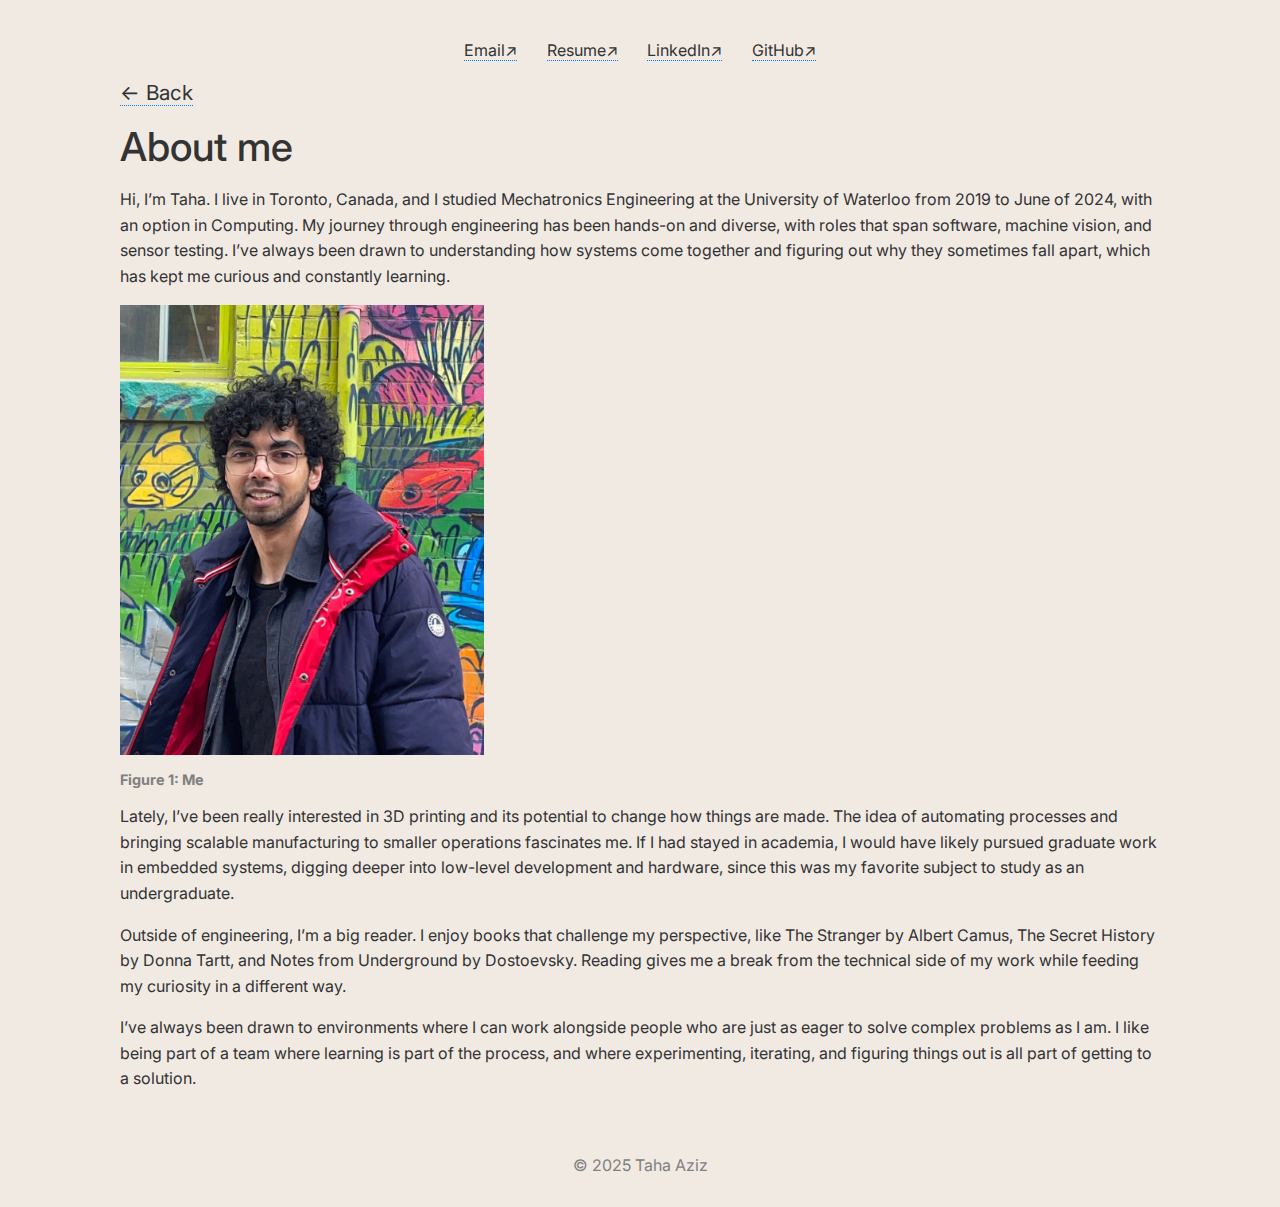
<file: about/index.html>
<head>
    <link href="https://fonts.googleapis.com/css2?family=Inter:wght@400;700&display=swap" rel="stylesheet">
    <link rel="stylesheet" href="/styles/main.css">
</head>
<body>
<div id="app">
<header>
    <nav>
        <a href="mailto:aziztaha082@gmail.com">Email↗</a>
        <a href="/resume/TahaAziz_resume.pdf" target="_blank">Resume↗</a>
        <a href="https://linkedin.com/in/t7aziz" target="_blank">LinkedIn↗</a>
        <a href="https://github.com/t7aziz" target="_blank">GitHub↗</a>
    </nav>
</header>
<section>
    <br>
    <a href="/" data-route>← Back</a>
    <h1>About me</h1>
    <p>Hi, I’m Taha. I live in Toronto, Canada, and I studied Mechatronics Engineering at the University of Waterloo from 2019 to June of 2024, with an option in Computing. My journey through engineering has been hands-on and diverse, with roles that span software, machine vision, and sensor testing. 
        I’ve always been drawn to understanding how systems come together and figuring out why they sometimes fall apart, which has kept me curious and constantly learning.
    </p>
    <img src="/images/myself.JPG" alt="About Image" style="width: 35%;">
    <h5>Figure 1: Me</h5>
    <p>
        Lately, I’ve been really interested in 3D printing and its potential to change how things are made. The idea of automating processes and bringing scalable manufacturing to smaller operations fascinates me. 
        If I had stayed in academia, I would have likely pursued graduate work in embedded systems, digging deeper into low-level development and hardware, since this was my favorite subject to study as an undergraduate.
    </p>
    <p>
        Outside of engineering, I’m a big reader. I enjoy books that challenge my perspective, like The Stranger by Albert Camus, The Secret History by Donna Tartt, and Notes from Underground by Dostoevsky. Reading gives me a break from the technical side of my work while feeding my curiosity in a different way.
    </p>
    <p>
        I’ve always been drawn to environments where I can work alongside people who are just as eager to solve complex problems as I am. I like being part of a team where learning is part of the process, and where experimenting, iterating, and figuring things out is all part of getting to a solution.
    </p>
</section>
<footer>
    <p>&copy; 2025 Taha Aziz</p>
</footer>
</div>
</body>
</file>
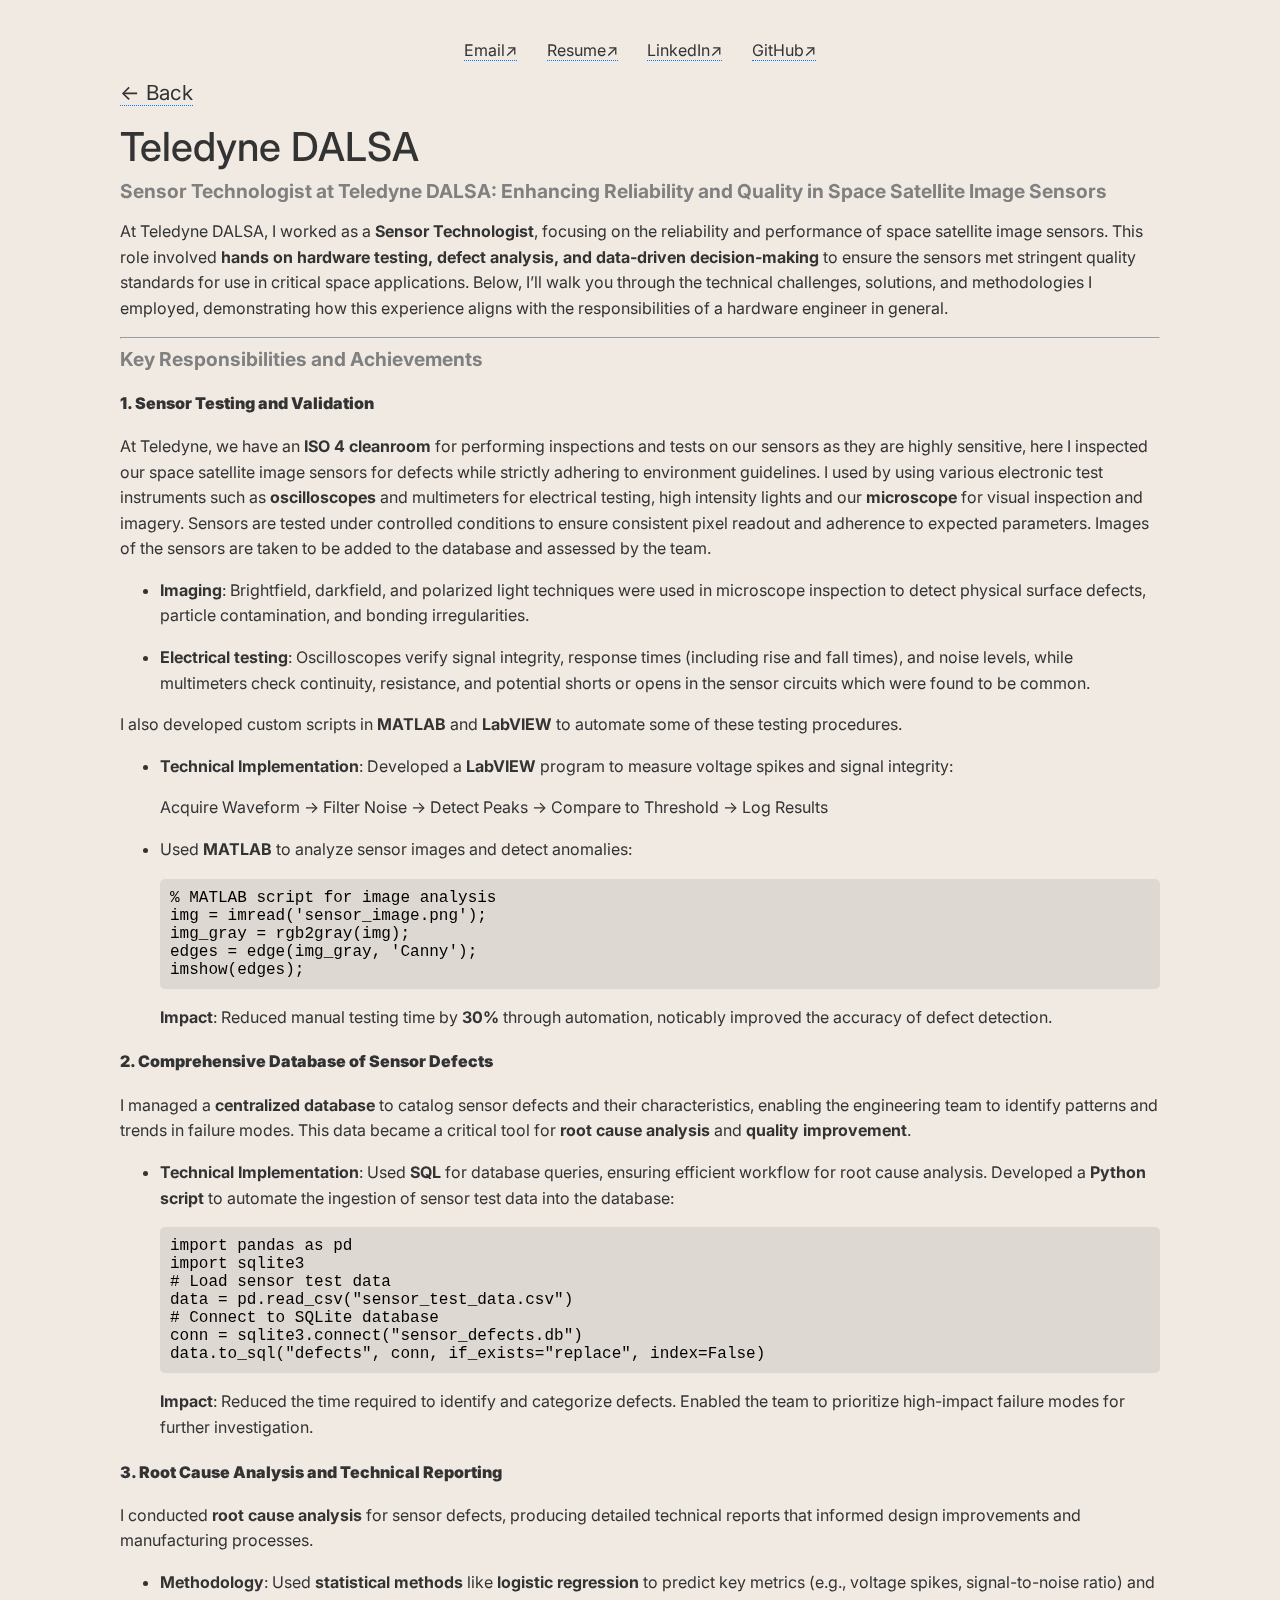
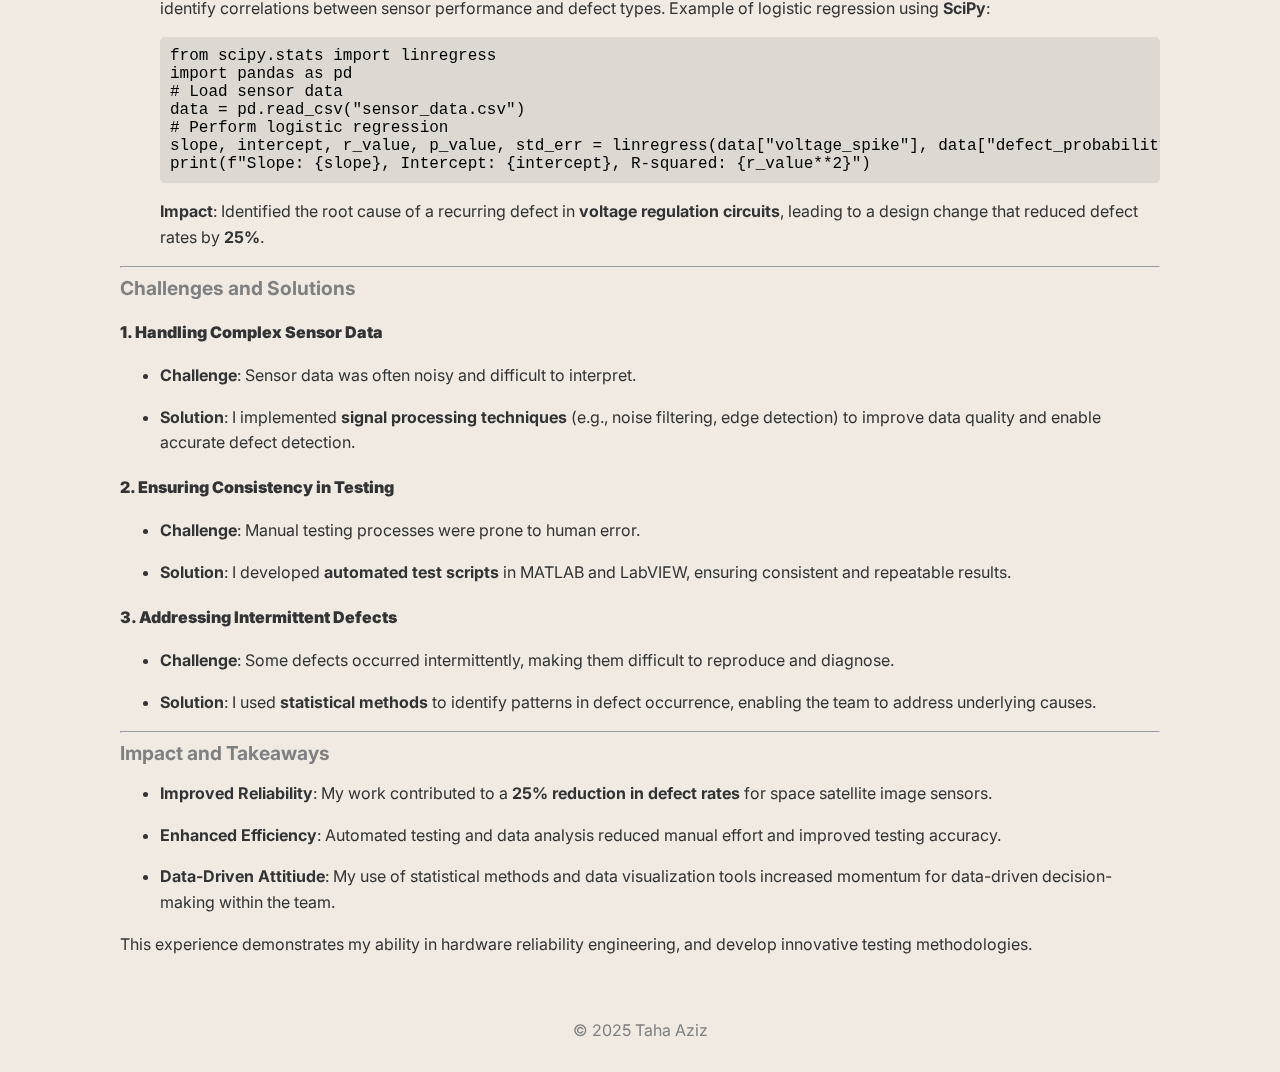
<file: dalsa/index.html>
<head>
    <link href="https://fonts.googleapis.com/css2?family=Inter:wght@400;700&display=swap" rel="stylesheet">
    <link rel="stylesheet" href="/styles/main.css">
</head>
<body>
<div id="app">
<header>
    <nav>
        <a href="mailto:aziztaha082@gmail.com">Email↗</a>
        <a href="/resume/TahaAziz_resume.pdf" target="_blank">Resume↗</a>
        <a href="https://linkedin.com/in/t7aziz" target="_blank">LinkedIn↗</a>
        <a href="https://github.com/t7aziz" target="_blank">GitHub↗</a>
    </nav>
</header>
<section>
    <br>
    <a href="/" data-route>← Back</a>
    <br><h1>Teledyne DALSA</h1>
    <h3 id="-sensor-technologist-at-teledyne-dalsa-enhancing-reliability-and-quality-in-space-satellite-image-sensors-"><strong>Sensor Technologist at Teledyne DALSA: Enhancing Reliability and Quality in Space Satellite Image Sensors</strong></h3>
<p>At Teledyne DALSA, I worked as a <strong>Sensor Technologist</strong>, focusing on the reliability and performance of space satellite image sensors. This role involved <strong>hands on hardware testing, defect analysis, and data-driven decision-making</strong> to ensure the sensors met stringent quality standards for use in critical space applications. Below, I’ll walk you through the technical challenges, solutions, and methodologies I employed, demonstrating how this experience aligns with the responsibilities of a hardware engineer in general.</p>
<hr>
<h3 id="-key-responsibilities-and-achievements-"><strong>Key Responsibilities and Achievements</strong></h3>
<h4 id="-3-sensor-testing-and-validation-"><strong>1. Sensor Testing and Validation</strong></h4>
<p>At Teledyne, we have an <strong>ISO 4 cleanroom</strong> for performing inspections and tests on our sensors as they are highly sensitive, here I inspected our space satellite image sensors for defects while strictly adhering to environment guidelines. I used by using various electronic test instruments such as <strong>oscilloscopes</strong> and multimeters for electrical testing, high intensity lights and our <strong>microscope</strong> for visual inspection and imagery. Sensors are tested under controlled conditions to ensure consistent pixel readout and adherence to expected parameters. Images of the sensors are taken to be added to the database and assessed by the team.</p>
<ul>
<li>
<p><strong>Imaging</strong>: Brightfield, darkfield, and polarized light techniques were used in microscope inspection to detect physical surface defects, particle contamination, and bonding irregularities.
</p>
</li>
<li>
<p>
<strong>Electrical testing</strong>: Oscilloscopes verify signal integrity, response times (including rise and fall times), and noise levels, while multimeters check continuity, resistance, and potential shorts or opens in the sensor circuits which were found to be common.
</p>
</li>
</ul>
<p>I also developed custom scripts in <strong>MATLAB</strong> and <strong>LabVIEW</strong> to automate some of these testing procedures.</p>
<ul>
<li><p><strong>Technical Implementation</strong>: Developed a <strong>LabVIEW</strong> program to measure voltage spikes and signal integrity:</p>
<p>Acquire Waveform → Filter Noise → Detect Peaks → Compare to Threshold → Log Results</p>
</li>
<li><p>Used <strong>MATLAB</strong> to analyze sensor images and detect anomalies:</p>
<pre><code>% MATLAB script for image analysis
img = imread(&#39;sensor_image.png&#39;);
img_gray = rgb2gray(img);
edges = edge(img_gray, &#39;Canny&#39;);
imshow(edges);</code></pre>
</li>
<p><strong>Impact</strong>: Reduced manual testing time by <strong>30%</strong> through automation, noticably improved the accuracy of defect detection.</p>
</li>
</ul>
</li>
</ul>
<h4 id="-1-comprehensive-database-of-sensor-defects-"><strong>2. Comprehensive Database of Sensor Defects</strong></h4>
<p>I managed a <strong>centralized database</strong> to catalog sensor defects and their characteristics, enabling the engineering team to identify patterns and trends in failure modes. This data became a critical tool for <strong>root cause analysis</strong> and <strong>quality improvement</strong>.</p>
<ul>
<li><p><strong>Technical Implementation</strong>: Used <strong>SQL</strong> for database queries, ensuring efficient workflow for root cause analysis. Developed a <strong>Python script</strong> to automate the ingestion of sensor test data into the database:</p>
<pre><code>import pandas as pd
import sqlite3
# Load sensor test data
data = pd.read_csv(&quot;sensor_test_data.csv&quot;)
# Connect to SQLite database
conn = sqlite3.connect(&quot;sensor_defects.db&quot;)
data.to_sql(&quot;defects&quot;, conn, if_exists=&quot;replace&quot;, index=False)</code></pre>
<p><strong>Impact</strong>: Reduced the time required to identify and categorize defects. Enabled the team to prioritize high-impact failure modes for further investigation.</p>
</ul>
<h4 id="-2-root-cause-analysis-and-technical-reporting-"><strong>3. Root Cause Analysis and Technical Reporting</strong></h4>
<p>I conducted <strong>root cause analysis</strong> for sensor defects, producing detailed technical reports that informed design improvements and manufacturing processes.</p>
<ul>
<li><p><strong>Methodology</strong>: Used <strong>statistical methods</strong> like <strong>logistic regression</strong> to predict key metrics (e.g., voltage spikes, signal-to-noise ratio) and identify correlations between sensor performance and defect types. Example of logistic regression using <strong>SciPy</strong>:</p>
<pre><code>from scipy.stats import linregress
import pandas as pd
# Load sensor data
data = pd.read_csv(&quot;sensor_data.csv&quot;)
# Perform logistic regression
slope, intercept, r_value, p_value, std_err = linregress(data[&quot;voltage_spike&quot;], data[&quot;defect_probability&quot;])
print(f&quot;Slope: {slope}, Intercept: {intercept}, R-squared: {r_value**2}&quot;)
</code></pre>  
</li>
</li>
<p><strong>Impact</strong>: Identified the root cause of a recurring defect in <strong>voltage regulation circuits</strong>, leading to a design change that reduced defect rates by <strong>25%</strong>.</p>
</ul>
</li>
<hr>
<h3 id="-challenges-and-solutions-"><strong>Challenges and Solutions</strong></h3>
<h4 id="-1-handling-complex-sensor-data-"><strong>1. Handling Complex Sensor Data</strong></h4>
<ul>
<li><p><strong>Challenge</strong>: Sensor data was often noisy and difficult to interpret.</p>
</li>
<li><p><strong>Solution</strong>: I implemented <strong>signal processing techniques</strong> (e.g., noise filtering, edge detection) to improve data quality and enable accurate defect detection.</p>
</li>
</ul>
<h4 id="-2-ensuring-consistency-in-testing-"><strong>2. Ensuring Consistency in Testing</strong></h4>
<ul>
<li><p><strong>Challenge</strong>: Manual testing processes were prone to human error.</p>
</li>
<li><p><strong>Solution</strong>: I developed <strong>automated test scripts</strong> in MATLAB and LabVIEW, ensuring consistent and repeatable results.</p>
</li>
</ul>
<h4 id="-3-addressing-intermittent-defects-"><strong>3. Addressing Intermittent Defects</strong></h4>
<ul>
<li><p><strong>Challenge</strong>: Some defects occurred intermittently, making them difficult to reproduce and diagnose.</p>
</li>
<li><p><strong>Solution</strong>: I used <strong>statistical methods</strong> to identify patterns in defect occurrence, enabling the team to address underlying causes.</p>
</li>
</ul>
<hr>
<h3 id="-impact-and-takeaways-"><strong>Impact and Takeaways</strong></h3>
<ul>
<li><p><strong>Improved Reliability</strong>: My work contributed to a <strong>25% reduction in defect rates</strong> for space satellite image sensors.</p>
</li>
<li><p><strong>Enhanced Efficiency</strong>: Automated testing and data analysis reduced manual effort and improved testing accuracy.</p>
</li>
<li><p><strong>Data-Driven Attitiude</strong>: My use of statistical methods and data visualization tools increased momentum for data-driven decision-making within the team.</p>
</li>
</ul>
<p>This experience demonstrates my ability in hardware reliability engineering, and develop innovative testing methodologies. 
</section>
    
<footer>
    <p>&copy; 2025 Taha Aziz</p>
</footer>
</div>
</body>
</file>
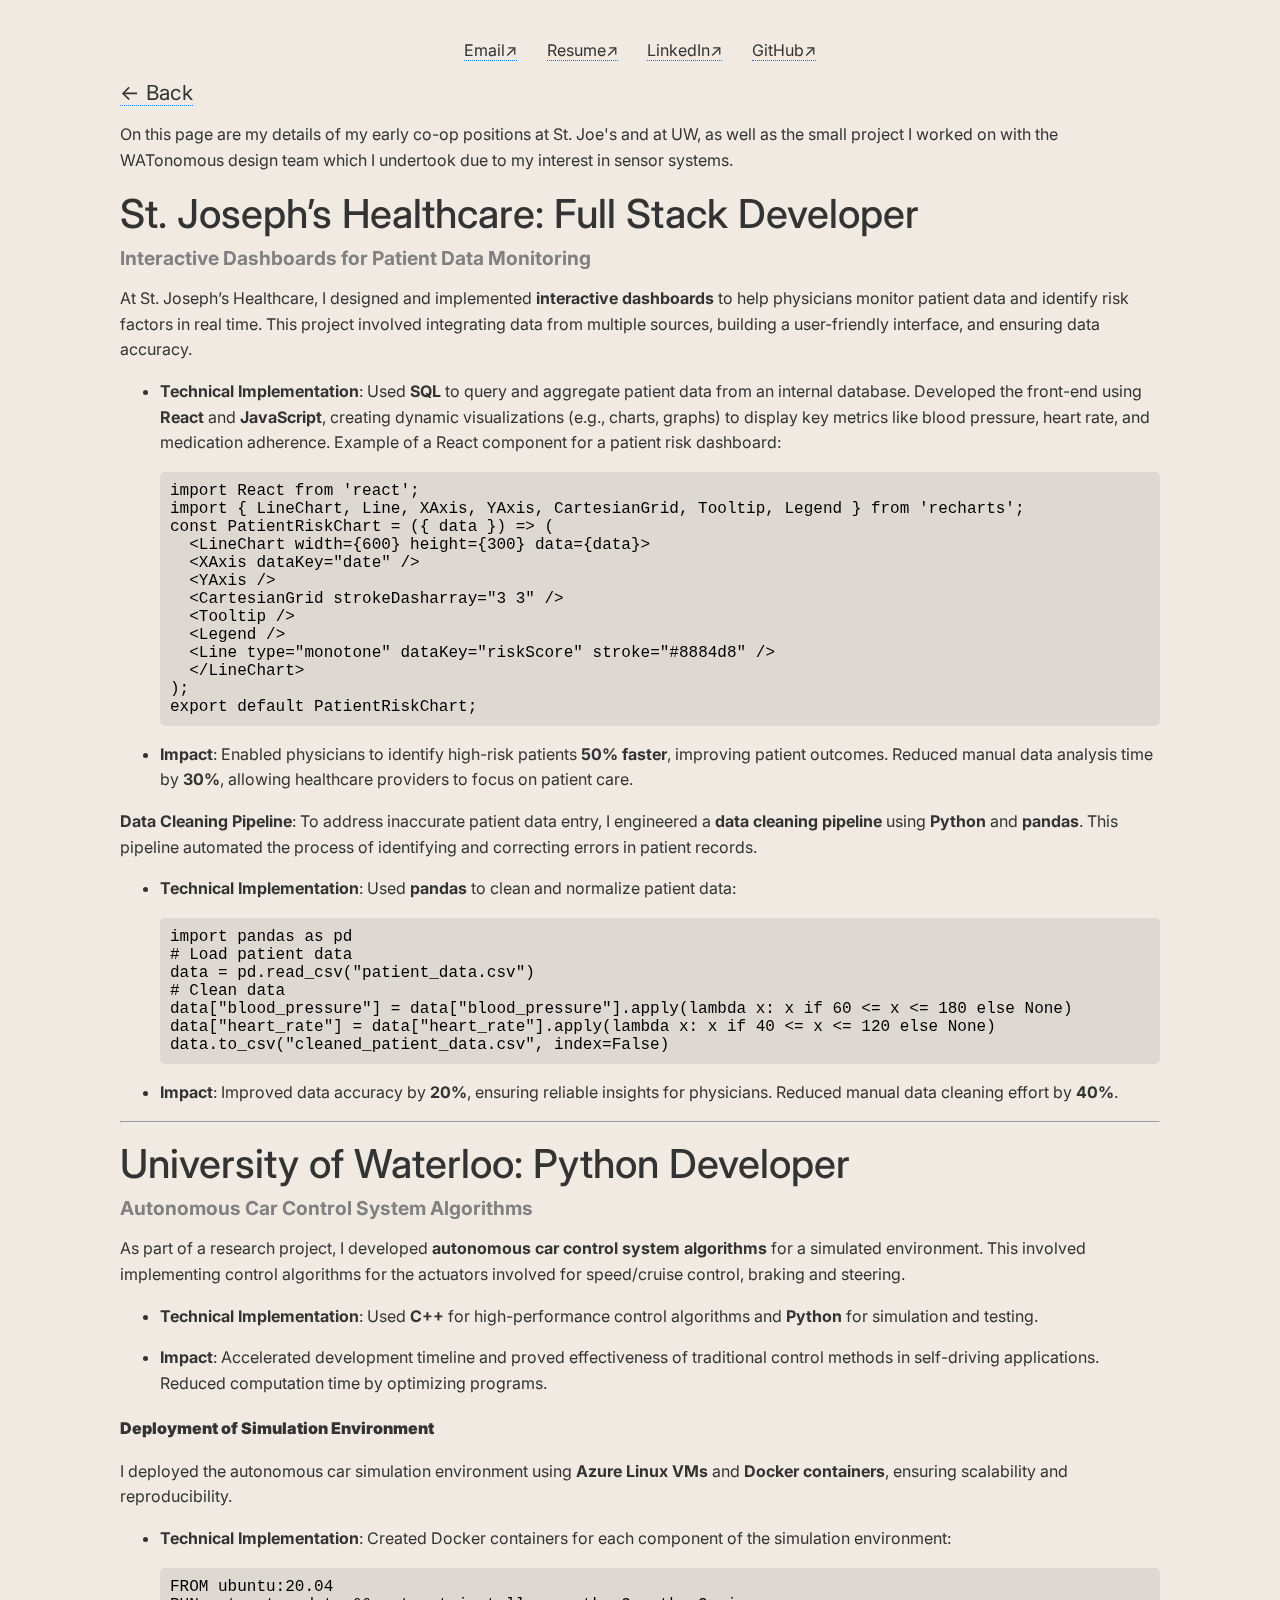
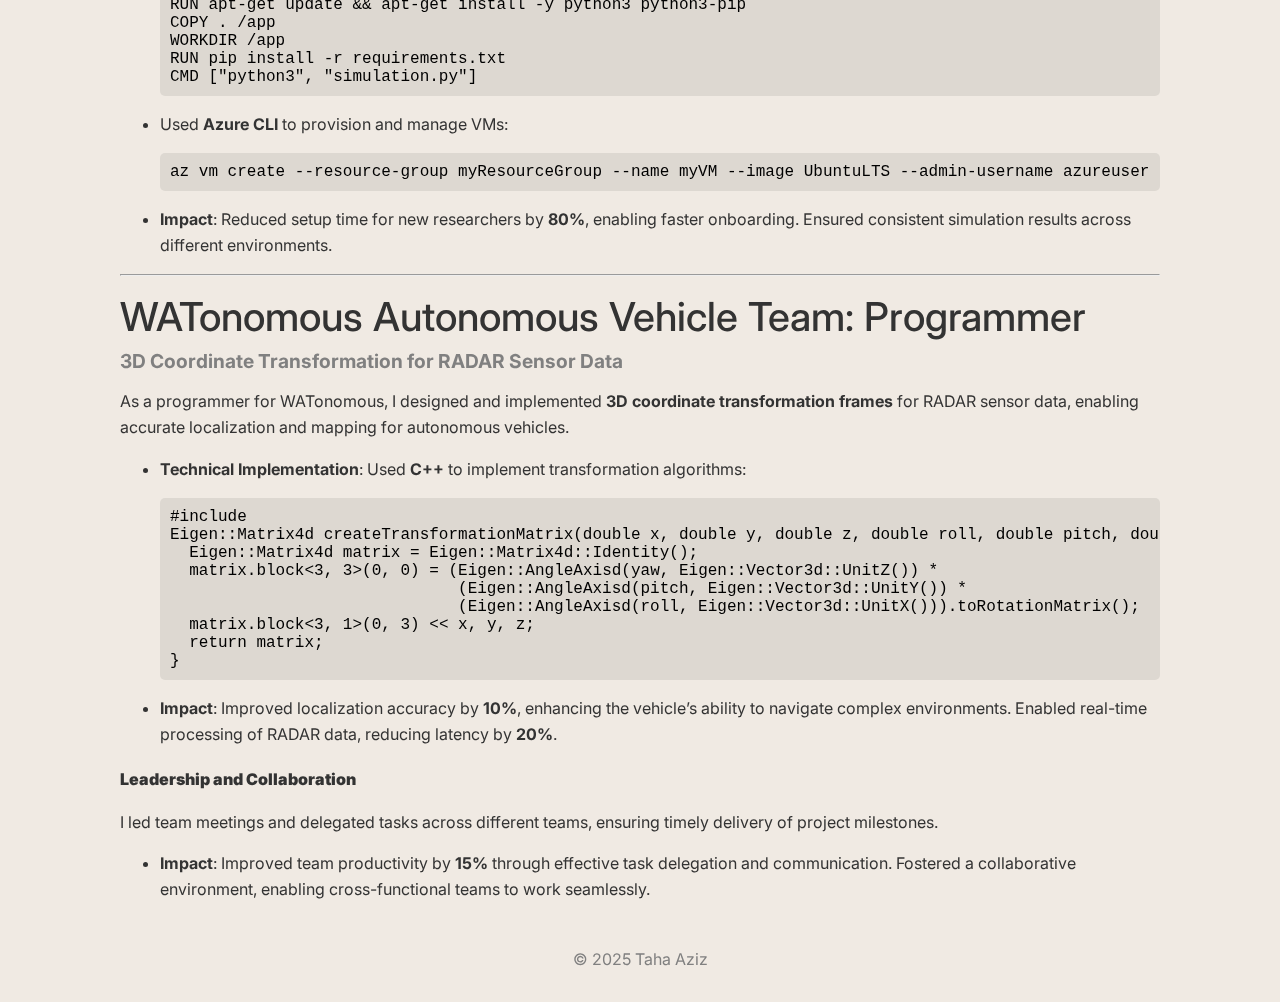
<file: internships/index.html>
<head>
  <link href="https://fonts.googleapis.com/css2?family=Inter:wght@400;700&display=swap" rel="stylesheet">
  <link rel="stylesheet" href="/styles/main.css">
</head>
<body>
<div id="app">
<header>
    <nav>
      <a href="mailto:aziztaha082@gmail.com">Email↗</a>
      <a href="/resume/TahaAziz_resume.pdf" target="_blank">Resume↗</a>
      <a href="https://linkedin.com/in/t7aziz" target="_blank">LinkedIn↗</a>
      <a href="https://github.com/t7aziz" target="_blank">GitHub↗</a>
    </nav>
</header>
<br>
<a href="/" data-route>← Back</a>
<p>On this page are my details of my early co-op positions at St. Joe's and at UW, as well as the small project I worked on with the WATonomous design team which I undertook due to my interest in sensor systems.  </p>
<h1 id="-st-joseph-s-healthcare-full-stack-developer-">St. Joseph’s Healthcare: Full Stack Developer</h1>
<h3 id="-interactive-dashboards-for-patient-data-monitoring-"><strong>Interactive Dashboards for Patient Data Monitoring</strong></h3>
<p>At St. Joseph’s Healthcare, I designed and implemented <strong>interactive dashboards</strong> to help physicians monitor patient data and identify risk factors in real time. This project involved integrating data from multiple sources, building a user-friendly interface, and ensuring data accuracy.</p>
<ul>
<li><p><strong>Technical Implementation</strong>: Used <strong>SQL</strong> to query and aggregate patient data from an internal database. Developed the front-end using <strong>React</strong> and <strong>JavaScript</strong>, creating dynamic visualizations (e.g., charts, graphs) to display key metrics like blood pressure, heart rate, and medication adherence. Example of a React component for a patient risk dashboard:</p>
<pre><code>import React from &#39;react&#39;;
import { LineChart, Line, XAxis, YAxis, CartesianGrid, Tooltip, Legend } from &#39;recharts&#39;;
const PatientRiskChart = ({ data }) =&gt; (
  <span class="hljs-tag">&lt;<span class="hljs-name">LineChart</span> <span class="hljs-attr">width</span>=<span class="hljs-string">{600}</span> <span class="hljs-attr">height</span>=<span class="hljs-string">{300}</span> <span class="hljs-attr">data</span>=<span class="hljs-string">{data}</span>&gt;</span>
  <span class="hljs-tag">&lt;<span class="hljs-name">XAxis</span> <span class="hljs-attr">dataKey</span>=<span class="hljs-string">"date"</span> /&gt;</span>
  <span class="hljs-tag">&lt;<span class="hljs-name">YAxis</span> /&gt;</span>
  <span class="hljs-tag">&lt;<span class="hljs-name">CartesianGrid</span> <span class="hljs-attr">strokeDasharray</span>=<span class="hljs-string">"3 3"</span> /&gt;</span>
  <span class="hljs-tag">&lt;<span class="hljs-name">Tooltip</span> /&gt;</span>
  <span class="hljs-tag">&lt;<span class="hljs-name">Legend</span> /&gt;</span>
  <span class="hljs-tag">&lt;<span class="hljs-name">Line</span> <span class="hljs-attr">type</span>=<span class="hljs-string">"monotone"</span> <span class="hljs-attr">dataKey</span>=<span class="hljs-string">"riskScore"</span> <span class="hljs-attr">stroke</span>=<span class="hljs-string">"#8884d8"</span> /&gt;</span>
  <span class="hljs-tag">&lt;/<span class="hljs-name">LineChart</span>&gt;</span>
);
export default PatientRiskChart;
</code></pre>
</li>
</ul>
<ul>
<li><p><strong>Impact</strong>: Enabled physicians to identify high-risk patients <strong>50% faster</strong>, improving patient outcomes. Reduced manual data analysis time by <strong>30%</strong>, allowing healthcare providers to focus on patient care.</p>
</li></ul>
</ul>
</li>
</ul>
<p><strong>Data Cleaning Pipeline</strong>: To address inaccurate patient data entry, I engineered a <strong>data cleaning pipeline</strong> using <strong>Python</strong> and <strong>pandas</strong>. This pipeline automated the process of identifying and correcting errors in patient records.
</p>
<ul>
<li><p><strong>Technical Implementation</strong>: Used <strong>pandas</strong> to clean and normalize patient data:</p>
<pre><code>import pandas as pd
# Load patient data
data = pd.read_csv(&quot;patient_data.csv&quot;)
# Clean data
data[&quot;blood_pressure&quot;] = data[&quot;blood_pressure&quot;].apply(lambda x: x if 60 &lt;= x &lt;= 180 else None)
data[&quot;heart_rate&quot;] = data[&quot;heart_rate&quot;].apply(lambda x: x if 40 &lt;= x &lt;= 120 else None)
data.to_csv(&quot;cleaned_patient_data.csv&quot;, index=False)
</code></pre>
</li>
</ul>
</li>
<ul>
<li><p><strong>Impact</strong>: Improved data accuracy by <strong>20%</strong>, ensuring reliable insights for physicians. Reduced manual data cleaning effort by <strong>40%</strong>.</p>
</li>
</ul>
</li>
</ul>
<hr>
<h1 id="-university-of-waterloo-python-developer-">University of Waterloo: Python Developer</h1>
<h3 id="-autonomous-car-control-system-algorithms-"><strong>Autonomous Car Control System Algorithms</strong></h3>
<p>As part of a research project, I developed <strong>autonomous car control system algorithms</strong> for a simulated environment. This involved implementing control algorithms for the actuators involved for speed/cruise control, braking and steering.</p>
<ul>
<li><p><strong>Technical Implementation</strong>: Used <strong>C++</strong> for high-performance control algorithms and <strong>Python</strong> for simulation and testing.</p>
</li>
</ul>
</li>
<ul>
<li><p><strong>Impact</strong>: Accelerated development timeline and proved effectiveness of traditional control methods in self-driving applications. Reduced computation time by optimizing programs.</p>
</li>
</ul>
<h4 id="-deployment-of-simulation-environment-"><strong>Deployment of Simulation Environment</strong></h4>
<p>I deployed the autonomous car simulation environment using <strong>Azure Linux VMs</strong> and <strong>Docker containers</strong>, ensuring scalability and reproducibility.</p>
<ul>
<li><p><strong>Technical Implementation</strong>: Created Docker containers for each component of the simulation environment:</p>
<pre><code>FROM ubuntu:20.04
RUN apt-get update &amp;&amp; apt-get install -y python3 python3-pip
COPY . /app
WORKDIR /app
RUN pip install -r requirements.txt
CMD [&quot;python3&quot;, &quot;simulation.py&quot;]
</code></pre>
</li>
<li><p>Used <strong>Azure CLI</strong> to provision and manage VMs:</p>
<pre><code>az vm create --resource-group myResourceGroup --name myVM --image UbuntuLTS --admin-username azureuser --generate-ssh-keys
</code></pre>
</li>
</li>
<li><p><strong>Impact</strong>: Reduced setup time for new researchers by <strong>80%</strong>, enabling faster onboarding. Ensured consistent simulation results across different environments.</p>
</li>
</ul>
</li>
</ul>
<hr>
<h1 id="-watonomous-autonomous-vehicle-team-programmer-">WATonomous Autonomous Vehicle Team: Programmer</h1>
<h3 id="-3d-coordinate-transformation-for-radar-sensor-data-"><strong>3D Coordinate Transformation for RADAR Sensor Data</strong></h3>
<p>As a programmer for WATonomous, I designed and implemented <strong>3D coordinate transformation frames</strong> for RADAR sensor data, enabling accurate localization and mapping for autonomous vehicles.</p>
<ul>
<li><p><strong>Technical Implementation</strong>: Used <strong>C++</strong> to implement transformation algorithms:</p>
<pre><code>#include <Eigen/Dense>
Eigen::Matrix4d createTransformationMatrix(double x, double y, double z, double roll, double pitch, double yaw) {
<span class="hljs-symbol">  Eigen:</span>:Matrix4d matrix = <span class="hljs-symbol">Eigen::</span><span class="hljs-symbol">Matrix4d::</span>Identity();
  matrix.block<span class="hljs-params">&lt;<span class="hljs-number">3</span>, <span class="hljs-number">3</span>&gt;</span>(<span class="hljs-number">0</span>, <span class="hljs-number">0</span>) = (<span class="hljs-symbol">Eigen::</span>AngleAxisd(yaw, <span class="hljs-symbol">Eigen::</span><span class="hljs-symbol">Vector3d::</span>UnitZ()) *
                              (<span class="hljs-symbol">Eigen::</span>AngleAxisd(pitch, <span class="hljs-symbol">Eigen::</span><span class="hljs-symbol">Vector3d::</span>UnitY()) *
                              (<span class="hljs-symbol">Eigen::</span>AngleAxisd(roll, <span class="hljs-symbol">Eigen::</span><span class="hljs-symbol">Vector3d::</span>UnitX())).toRotationMatrix();
  matrix.block<span class="hljs-params">&lt;<span class="hljs-number">3</span>, <span class="hljs-number">1</span>&gt;</span>(<span class="hljs-number">0</span>, <span class="hljs-number">3</span>) <span class="hljs-params">&lt;&lt; x, y, z;
  return matrix;</span>
}
</code></pre>
</li>
</li>
<li><p><strong>Impact</strong>: Improved localization accuracy by <strong>10%</strong>, enhancing the vehicle’s ability to navigate complex environments. Enabled real-time processing of RADAR data, reducing latency by <strong>20%</strong>.</p>
</li>
</ul>
</li>
<h4 id="-leadership-and-collaboration-"><strong>Leadership and Collaboration</strong></h4>
<p>I led team meetings and delegated tasks across different teams, ensuring timely delivery of project milestones.</p>
<ul>
<li><p><strong>Impact</strong>: Improved team productivity by <strong>15%</strong> through effective task delegation and communication. Fostered a collaborative environment, enabling cross-functional teams to work seamlessly.</p>
</li>
</ul>
</li>
</ul>
<footer>
    <p>&copy; 2025 Taha Aziz</p>
</footer>
</div>
</body>
</file>
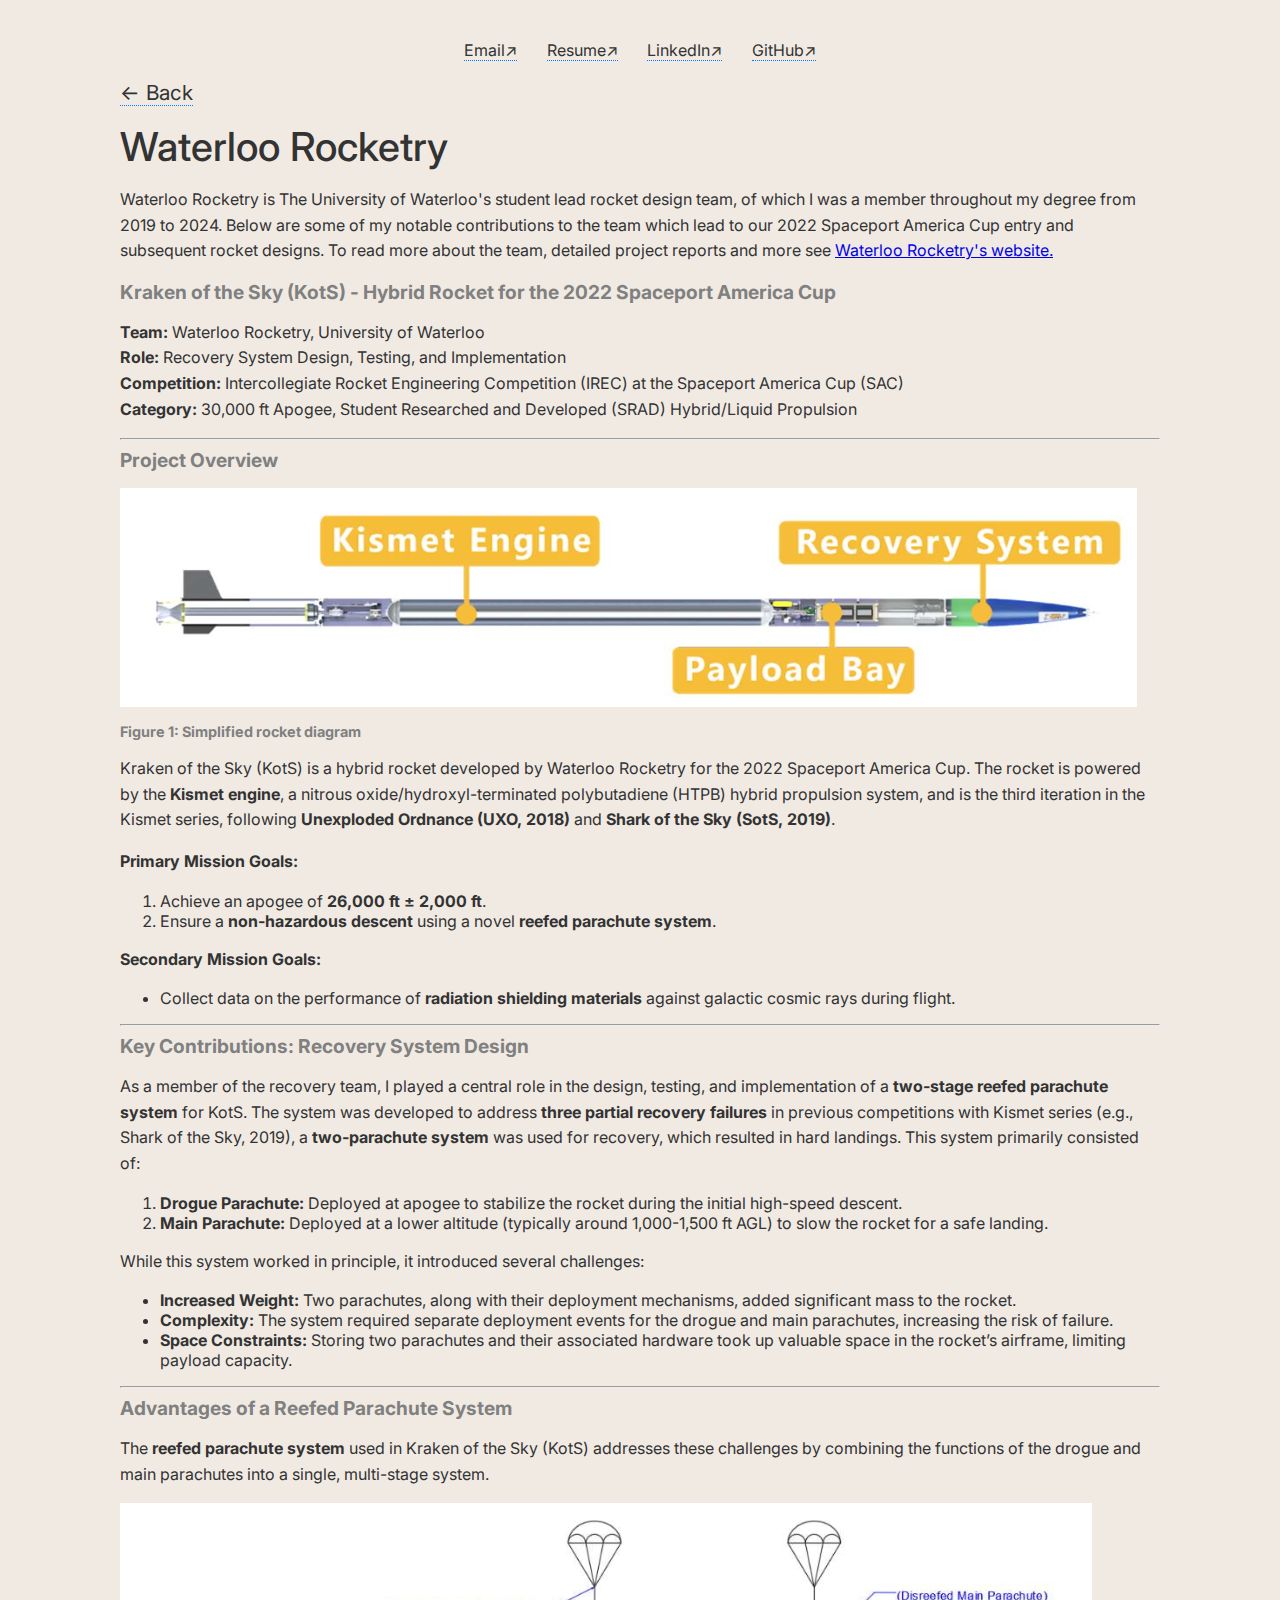
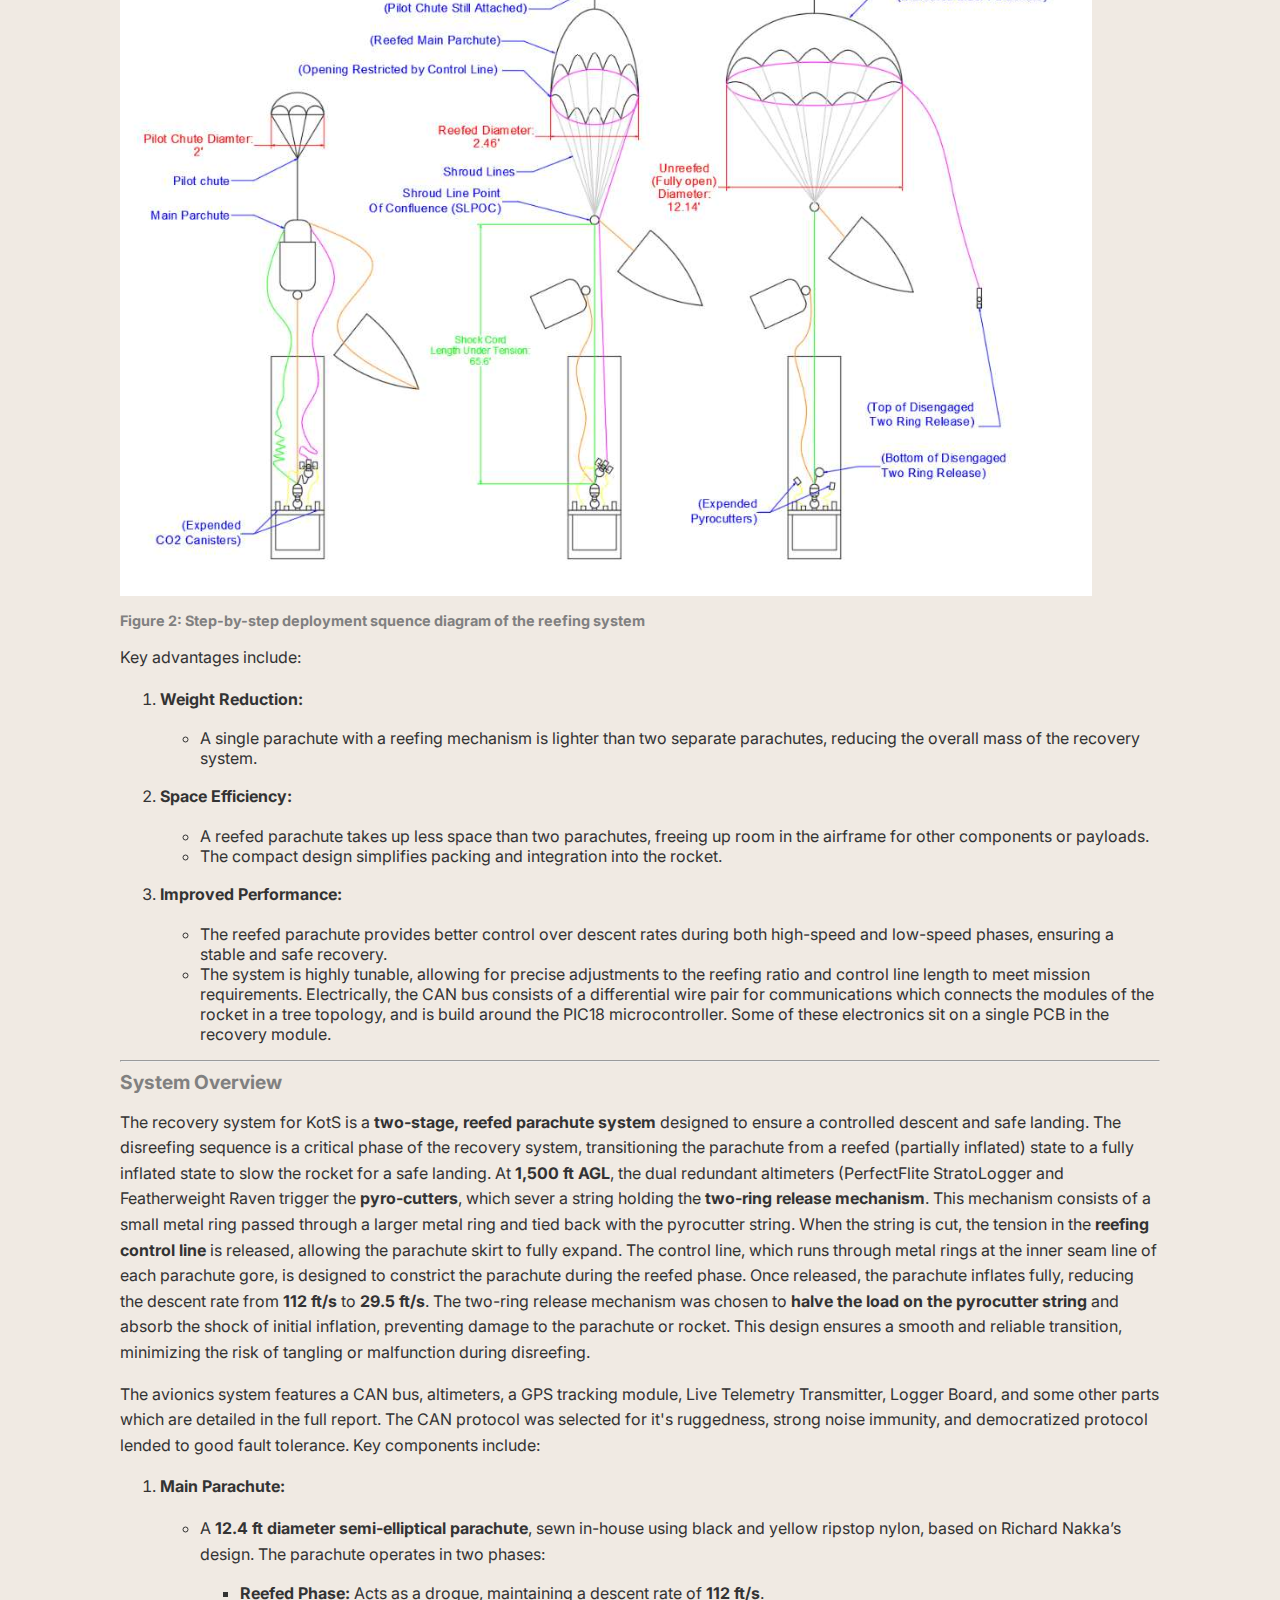
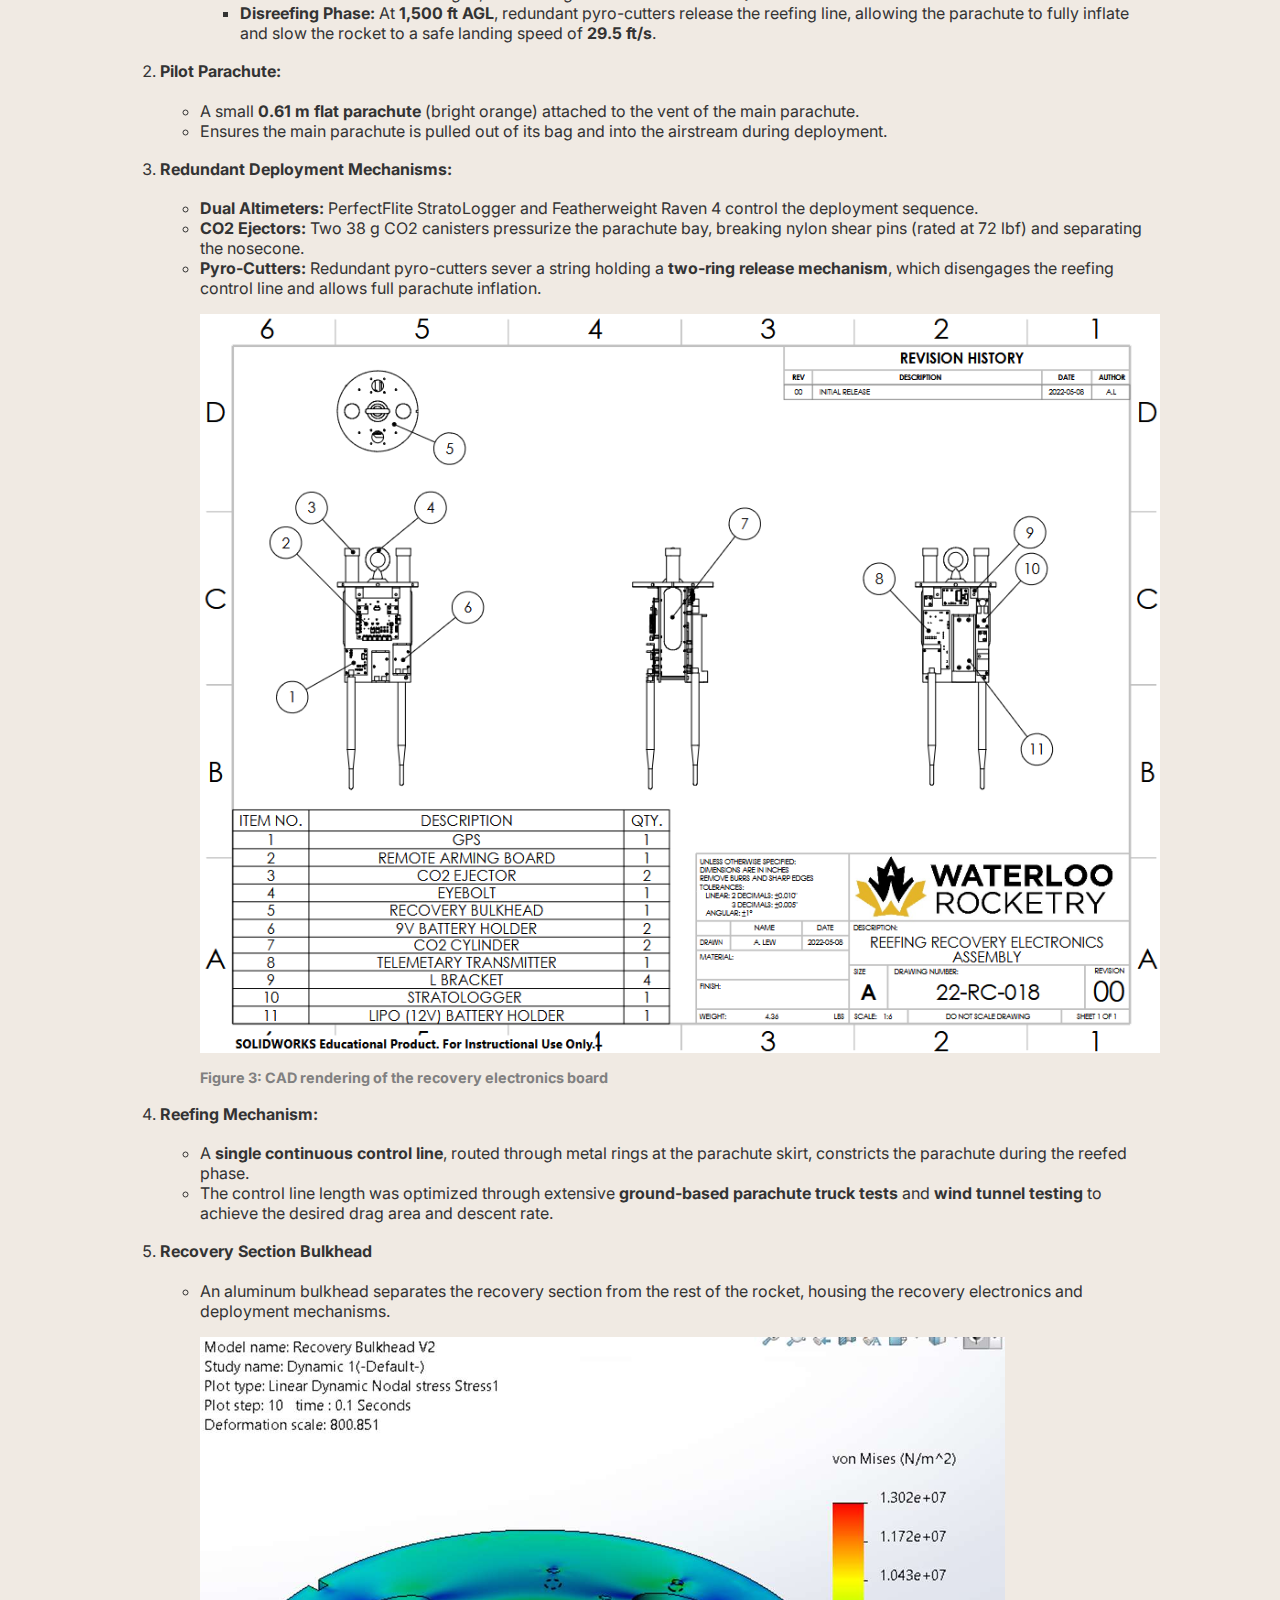
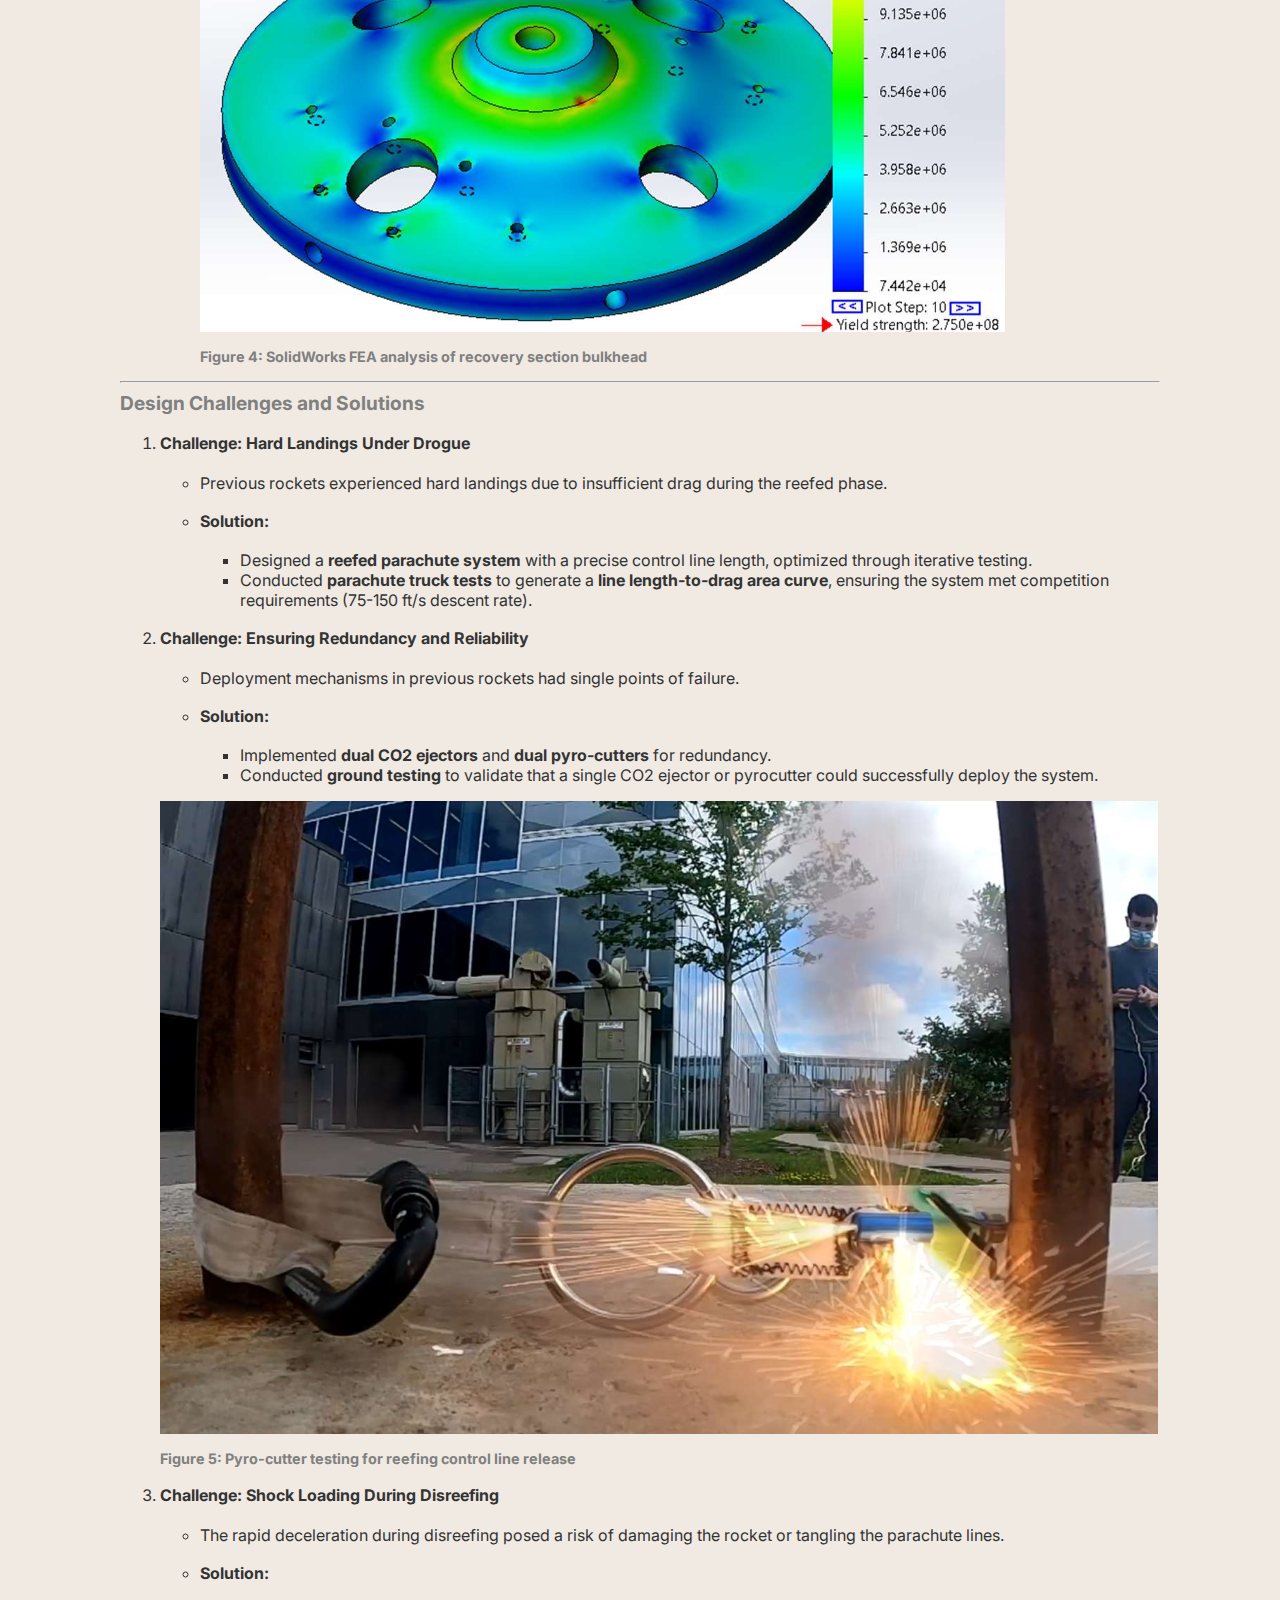
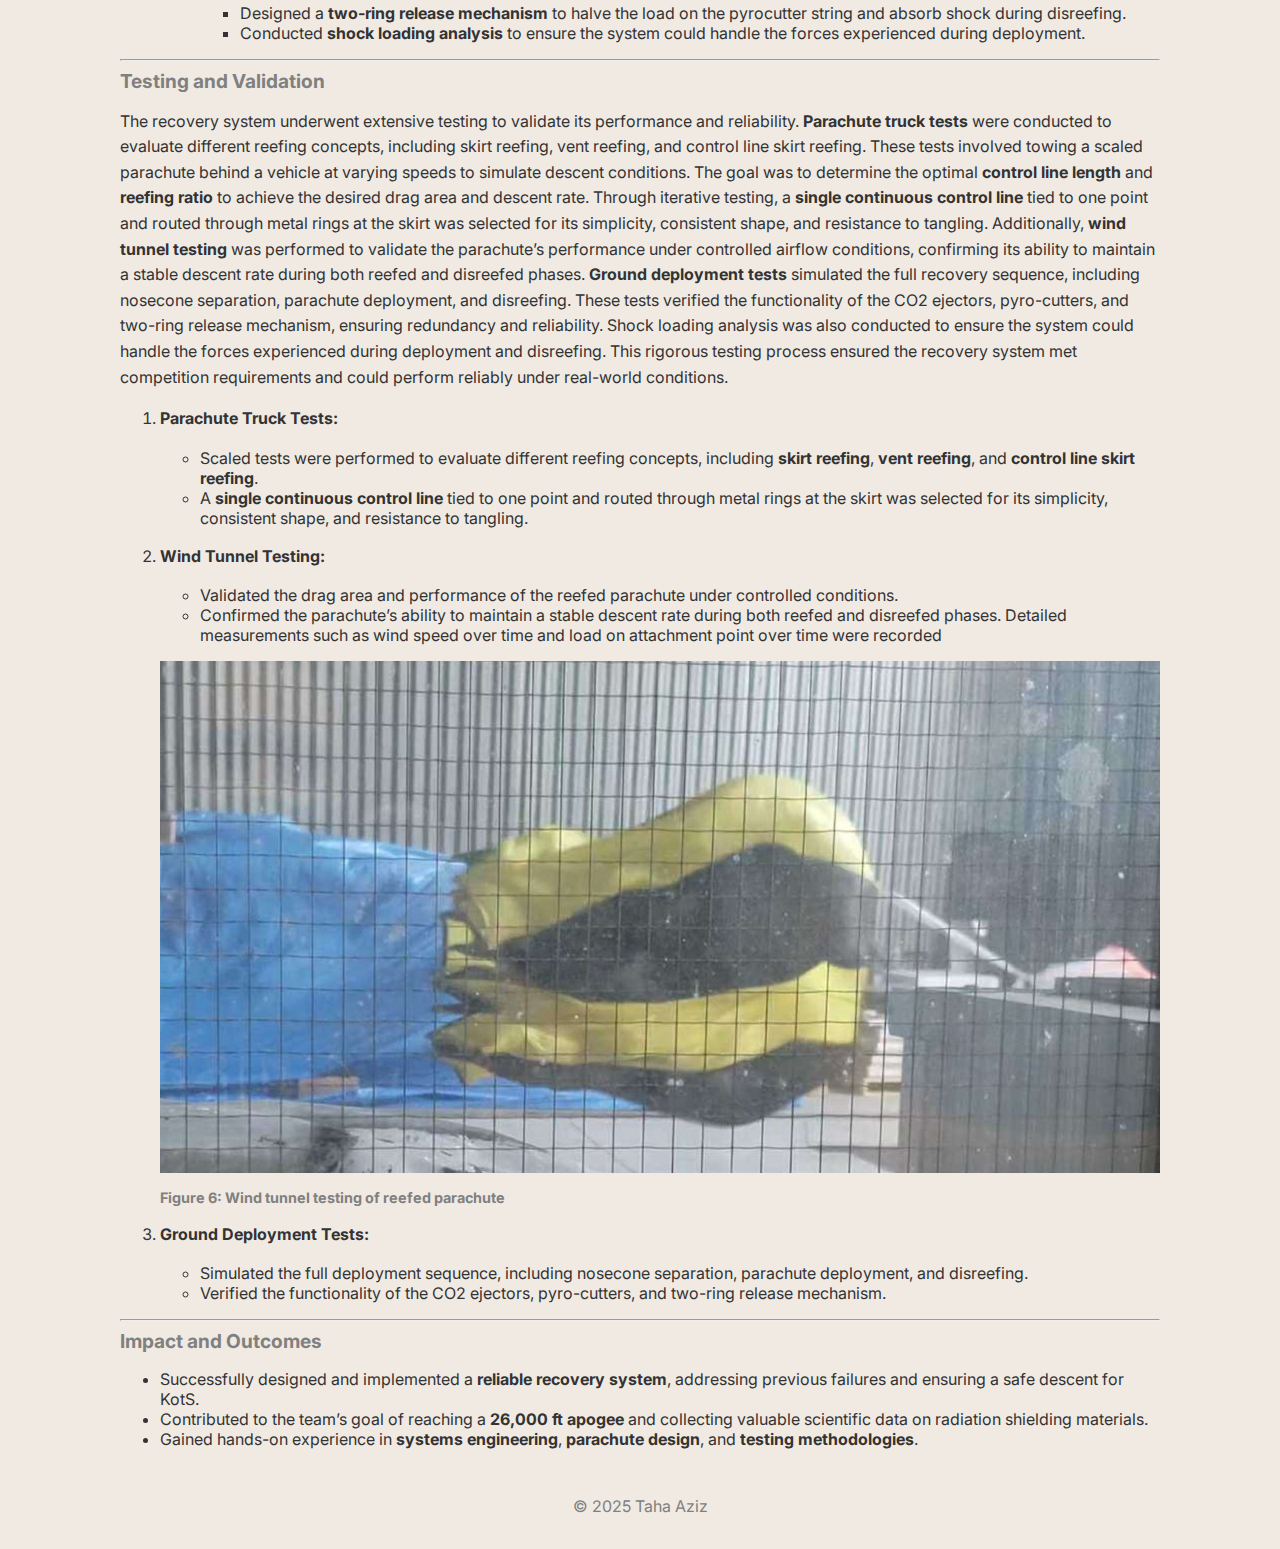
<file: rocketry/index.html>
<head>
    <link href="https://fonts.googleapis.com/css2?family=Inter:wght@400;700&display=swap" rel="stylesheet">
    <link rel="stylesheet" href="/styles/main.css">
</head>
<body>
<div id="app">
<header>
    <nav>
        <a href="mailto:aziztaha082@gmail.com">Email↗</a>
        <a href="/resume/TahaAziz_resume.pdf" target="_blank">Resume↗</a>
        <a href="https://linkedin.com/in/t7aziz" target="_blank">LinkedIn↗</a>
        <a href="https://github.com/t7aziz" target="_blank">GitHub↗</a>
    </nav>
</header>
<br>
<a href="/" data-route>← Back</a>
<br><h1>Waterloo Rocketry</h1>
<p>Waterloo Rocketry is The University of Waterloo's student lead rocket design team, of which I was a member throughout my degree from 2019 to 2024. Below are some of my notable contributions to the team which lead to our 2022 Spaceport America Cup entry and subsequent rocket designs. To read more about the team, detailed project reports and more see <a href="https://www.waterloorocketry.com/" target="_blank">Waterloo Rocketry's website.</a></p> 
<h3 id="-kraken-of-the-sky-kots-hybrid-rocket-for-the-2022-spaceport-america-cup-"><strong>Kraken of the Sky (KotS) - Hybrid Rocket for the 2022 Spaceport America Cup</strong></h3>
<p><strong>Team:</strong> Waterloo Rocketry, University of Waterloo<br><strong>Role:</strong> Recovery System Design, Testing, and Implementation<br><strong>Competition:</strong> Intercollegiate Rocket Engineering Competition (IREC) at the Spaceport America Cup (SAC)<br><strong>Category:</strong> 30,000 ft Apogee, Student Researched and Developed (SRAD) Hybrid/Liquid Propulsion</p>
<hr>
<h3 id="-project-overview-"><strong>Project Overview</strong></h3>
<img src="/images/rocket.png">
<h5>Figure 1: Simplified rocket diagram</h5>
<p>Kraken of the Sky (KotS) is a hybrid rocket developed by Waterloo Rocketry for the 2022 Spaceport America Cup. The rocket is powered by the <strong>Kismet engine</strong>, a nitrous oxide/hydroxyl-terminated polybutadiene (HTPB) hybrid propulsion system, and is the third iteration in the Kismet series, following <strong>Unexploded Ordnance (UXO, 2018)</strong> and <strong>Shark of the Sky (SotS, 2019)</strong>.</p>
<p><strong>Primary Mission Goals:</strong></p>
<ol>
<li>Achieve an apogee of <strong>26,000 ft ± 2,000 ft</strong>.
</li>
<li>Ensure a <strong>non-hazardous descent</strong> using a novel <strong>reefed parachute system</strong>.
</li>
</ol>
<p><strong>Secondary Mission Goals:</strong></p>
<ul>
<li>Collect data on the performance of <strong>radiation shielding materials</strong> against galactic cosmic rays during flight.</li>
</ul>
<hr>
<h3 id="-key-contributions-recovery-system-design-"><strong>Key Contributions: Recovery System Design</strong></h3>
<p>As a member of the recovery team, I played a central role in the design, testing, and implementation of a <strong>two-stage reefed parachute system</strong> for KotS. The system was developed to address <strong>three partial recovery failures</strong> in previous competitions with Kismet series (e.g., Shark of the Sky, 2019), a <strong>two-parachute system</strong> was used for recovery, which resulted in hard landings. This system primarily consisted of:</p>
<ol>
<li><strong>Drogue Parachute:</strong> Deployed at apogee to stabilize the rocket during the initial high-speed descent.</li>
<li><strong>Main Parachute:</strong> Deployed at a lower altitude (typically around 1,000-1,500 ft AGL) to slow the rocket for a safe landing.</li>
</ol>
<p>While this system worked in principle, it introduced several challenges:</p>
<ul>
<li><strong>Increased Weight:</strong> Two parachutes, along with their deployment mechanisms, added significant mass to the rocket.</li>
<li><strong>Complexity:</strong> The system required separate deployment events for the drogue and main parachutes, increasing the risk of failure.</li>
<li><strong>Space Constraints:</strong> Storing two parachutes and their associated hardware took up valuable space in the rocket’s airframe, limiting payload capacity.</li>
</ul>
<hr>
<h3 id="-advantages-of-a-reefed-parachute-system-"><strong>Advantages of a Reefed Parachute System</strong></h3>
<p>The <strong>reefed parachute system</strong> used in Kraken of the Sky (KotS) addresses these challenges by combining the functions of the drogue and main parachutes into a single, multi-stage system.</p>
<img src="/images/reefingdiagram.png">
<h5>Figure 2: Step-by-step deployment squence diagram of the reefing system</h5>
<p>Key advantages include:</p>
<ol>
<li><p><strong>Weight Reduction:</strong></p>
<ul>
<li>A single parachute with a reefing mechanism is lighter than two separate parachutes, reducing the overall mass of the recovery system.</li>
</ul>
</li>
<li><p><strong>Space Efficiency:</strong></p>
<ul>
<li>A reefed parachute takes up less space than two parachutes, freeing up room in the airframe for other components or payloads.</li>
<li>The compact design simplifies packing and integration into the rocket.</li>
</ul>
</li>
<li><p><strong>Improved Performance:</strong></p>
<ul>
<li>The reefed parachute provides better control over descent rates during both high-speed and low-speed phases, ensuring a stable and safe recovery.</li>
<li>The system is highly tunable, allowing for precise adjustments to the reefing ratio and control line length to meet mission requirements. Electrically, the CAN bus consists of a differential wire pair for communications which connects the modules of the rocket in a tree topology, and is build around the PIC18 microcontroller. Some of these electronics sit on a single PCB in the recovery module.</li>
</ul>
</li>
</ol>
<hr>
<h3 id="-system-overview-"><strong>System Overview</strong></h3>
<p>The recovery system for KotS is a <strong>two-stage, reefed parachute system</strong> designed to ensure a controlled descent and safe landing. The disreefing sequence is a critical phase of the recovery system, transitioning the parachute from a reefed (partially inflated) state to a fully inflated state to slow the rocket for a safe landing. At <strong>1,500 ft AGL</strong>, the dual redundant altimeters (PerfectFlite StratoLogger and Featherweight Raven trigger the <strong>pyro-cutters</strong>, which sever a string holding the <strong>two-ring release mechanism</strong>. This mechanism consists of a small metal ring passed through a larger metal ring and tied back with the pyrocutter string. When the string is cut, the tension in the <strong>reefing control line</strong> is released, allowing the parachute skirt to fully expand. The control line, which runs through metal rings at the inner seam line of each parachute gore, is designed to constrict the parachute during the reefed phase. Once released, the parachute inflates fully, reducing the descent rate from <strong>112 ft/s</strong> to <strong>29.5 ft/s</strong>. The two-ring release mechanism was chosen to <strong>halve the load on the pyrocutter string</strong> and absorb the shock of initial inflation, preventing damage to the parachute or rocket. This design ensures a smooth and reliable transition, minimizing the risk of tangling or malfunction during disreefing.</p>
<p>The avionics system features a CAN bus, altimeters, a GPS tracking module, Live Telemetry Transmitter, Logger Board, and some other parts which are detailed in the full report. The CAN protocol was selected for it's ruggedness, strong noise immunity, and democratized protocol lended to good fault tolerance. Key components include:</p>
<ol>
<li><p><strong>Main Parachute:</strong></p>
<ul>
<li><p>A <strong>12.4 ft diameter semi-elliptical parachute</strong>, sewn in-house using black and yellow ripstop nylon, based on Richard Nakka’s design. The parachute operates in two phases:</p>
<ul>
<li><strong>Reefed Phase:</strong> Acts as a drogue, maintaining a descent rate of <strong>112 ft/s</strong>.</li>
<li><strong>Disreefing Phase:</strong> At <strong>1,500 ft AGL</strong>, redundant pyro-cutters release the reefing line, allowing the parachute to fully inflate and slow the rocket to a safe landing speed of <strong>29.5 ft/s</strong>.
</ul>
</li>
</ul>
</li>
<li><p><strong>Pilot Parachute:</strong></p>
<ul>
<li>A small <strong>0.61 m flat parachute</strong> (bright orange) attached to the vent of the main parachute.
</li>
<li>Ensures the main parachute is pulled out of its bag and into the airstream during deployment.
</li>
</ul>
</li>
<li><p><strong>Redundant Deployment Mechanisms:</strong></p>
<ul>
<li><strong>Dual Altimeters:</strong> PerfectFlite StratoLogger and Featherweight Raven 4 control the deployment sequence.
</li>
<li><strong>CO2 Ejectors:</strong> Two 38 g CO2 canisters pressurize the parachute bay, breaking nylon shear pins (rated at 72 lbf) and separating the nosecone.
</li>
<li><strong>Pyro-Cutters:</strong> Redundant pyro-cutters sever a string holding a <strong>two-ring release mechanism</strong>, which disengages the reefing control line and allows full parachute inflation.
</li>
<img src="/images/cadrecelec.png">
<h5>Figure 3: CAD rendering of the recovery electronics board</h5>
</ul>
</li>
<li><p><strong>Reefing Mechanism:</strong></p>
<ul>
<li>A <strong>single continuous control line</strong>, routed through metal rings at the parachute skirt, constricts the parachute during the reefed phase.
</li>
<li>The control line length was optimized through extensive <strong>ground-based parachute truck tests</strong> and <strong>wind tunnel testing</strong> to achieve the desired drag area and descent rate.
</li>
</ul>
<li><p><strong>Recovery Section Bulkhead</strong></p>
<ul>
<li>An aluminum bulkhead separates the recovery section from the rest of the rocket, housing the recovery electronics and deployment mechanisms.
</li>
<img src="/images/feabulkhead.png">
<h5>Figure 4: SolidWorks FEA analysis of recovery section bulkhead</h5>
</ul>
</li>
</ol>
<hr>
<h3 id="-design-challenges-and-solutions-"><strong>Design Challenges and Solutions</strong></h3>
<ol>
<li><p><strong>Challenge: Hard Landings Under Drogue</strong></p>
<ul>
<li>Previous rockets experienced hard landings due to insufficient drag during the reefed phase.
</li>
<li><p><strong>Solution:</strong></p>
<ul>
<li>Designed a <strong>reefed parachute system</strong> with a precise control line length, optimized through iterative testing.
</li>
<li>Conducted <strong>parachute truck tests</strong> to generate a <strong>line length-to-drag area curve</strong>, ensuring the system met competition requirements (75-150 ft/s descent rate).
</li>
</ul>
</li>
</ul>
</li>
<li><p><strong>Challenge: Ensuring Redundancy and Reliability</strong></p>
<ul>
<li>Deployment mechanisms in previous rockets had single points of failure.
</li>
<li><p><strong>Solution:</strong></p>
<ul>
<li>Implemented <strong>dual CO2 ejectors</strong> and <strong>dual pyro-cutters</strong> for redundancy.
</li>
<li>Conducted <strong>ground testing</strong> to validate that a single CO2 ejector or pyrocutter could successfully deploy the system.
</li>
</ul>
</li>
</ul>
</li>
<img src="/images/pyrotest.png">
<h5>Figure 5: Pyro-cutter testing for reefing control line release</h5>
<li><p><strong>Challenge: Shock Loading During Disreefing</strong></p>
<ul>
<li>The rapid deceleration during disreefing posed a risk of damaging the rocket or tangling the parachute lines.
</li>
<li><p><strong>Solution:</strong></p><ul>
<li>Designed a <strong>two-ring release mechanism</strong> to halve the load on the pyrocutter string and absorb shock during disreefing.
</li>
<li>Conducted <strong>shock loading analysis</strong> to ensure the system could handle the forces experienced during deployment.
</li>
</ul>
</li>
</ul>
</li>
</ol>
<hr>
<h3 id="-testing-and-validation-"><strong>Testing and Validation</strong></h3>
<p>The recovery system underwent extensive testing to validate its performance and reliability. <strong>Parachute truck tests</strong> were conducted to evaluate different reefing concepts, including skirt reefing, vent reefing, and control line skirt reefing. These tests involved towing a scaled parachute behind a vehicle at varying speeds to simulate descent conditions. The goal was to determine the optimal <strong>control line length</strong> and <strong>reefing ratio</strong> to achieve the desired drag area and descent rate. Through iterative testing, a <strong>single continuous control line</strong> tied to one point and routed through metal rings at the skirt was selected for its simplicity, consistent shape, and resistance to tangling. Additionally, <strong>wind tunnel testing</strong> was performed to validate the parachute’s performance under controlled airflow conditions, confirming its ability to maintain a stable descent rate during both reefed and disreefed phases. <strong>Ground deployment tests</strong> simulated the full recovery sequence, including nosecone separation, parachute deployment, and disreefing. These tests verified the functionality of the CO2 ejectors, pyro-cutters, and two-ring release mechanism, ensuring redundancy and reliability. Shock loading analysis was also conducted to ensure the system could handle the forces experienced during deployment and disreefing. This rigorous testing process ensured the recovery system met competition requirements and could perform reliably under real-world conditions. </p>
<ol>
<li><p><strong>Parachute Truck Tests:</strong></p>
<ul>
<li>Scaled tests were performed to evaluate different reefing concepts, including <strong>skirt reefing</strong>, <strong>vent reefing</strong>, and <strong>control line skirt reefing</strong>.
</li>
<li>A <strong>single continuous control line</strong> tied to one point and routed through metal rings at the skirt was selected for its simplicity, consistent shape, and resistance to tangling.
</li>
</ul>
</li>
<li><p><strong>Wind Tunnel Testing:</strong></p>
<ul>
<li>Validated the drag area and performance of the reefed parachute under controlled conditions.
</li>
<li>Confirmed the parachute’s ability to maintain a stable descent rate during both reefed and disreefed phases. Detailed measurements such as wind speed over time and load on attachment point over time were recorded
</ul>
</li>
<img src="/images/windtunnel.png">
<h5>Figure 6: Wind tunnel testing of reefed parachute</h5>
<li><p><strong>Ground Deployment Tests:</strong></p>
<ul>
<li>Simulated the full deployment sequence, including nosecone separation, parachute deployment, and disreefing.</li>
<li>Verified the functionality of the CO2 ejectors, pyro-cutters, and two-ring release mechanism.</li>
</ul>
</li>
</ol>
<hr>
<h3 id="-impact-and-outcomes-"><strong>Impact and Outcomes</strong></h3>
<ul>
<li>Successfully designed and implemented a <strong>reliable recovery system</strong>, addressing previous failures and ensuring a safe descent for KotS.
</li>
<li>Contributed to the team’s goal of reaching a <strong>26,000 ft apogee</strong> and collecting valuable scientific data on radiation shielding materials.
</li>
<li>Gained hands-on experience in <strong>systems engineering</strong>, <strong>parachute design</strong>, and <strong>testing methodologies</strong>.
</li>
</ul>

<footer>
    <p>&copy; 2025 Taha Aziz</p>
</footer>
</div>
</body>
</file>
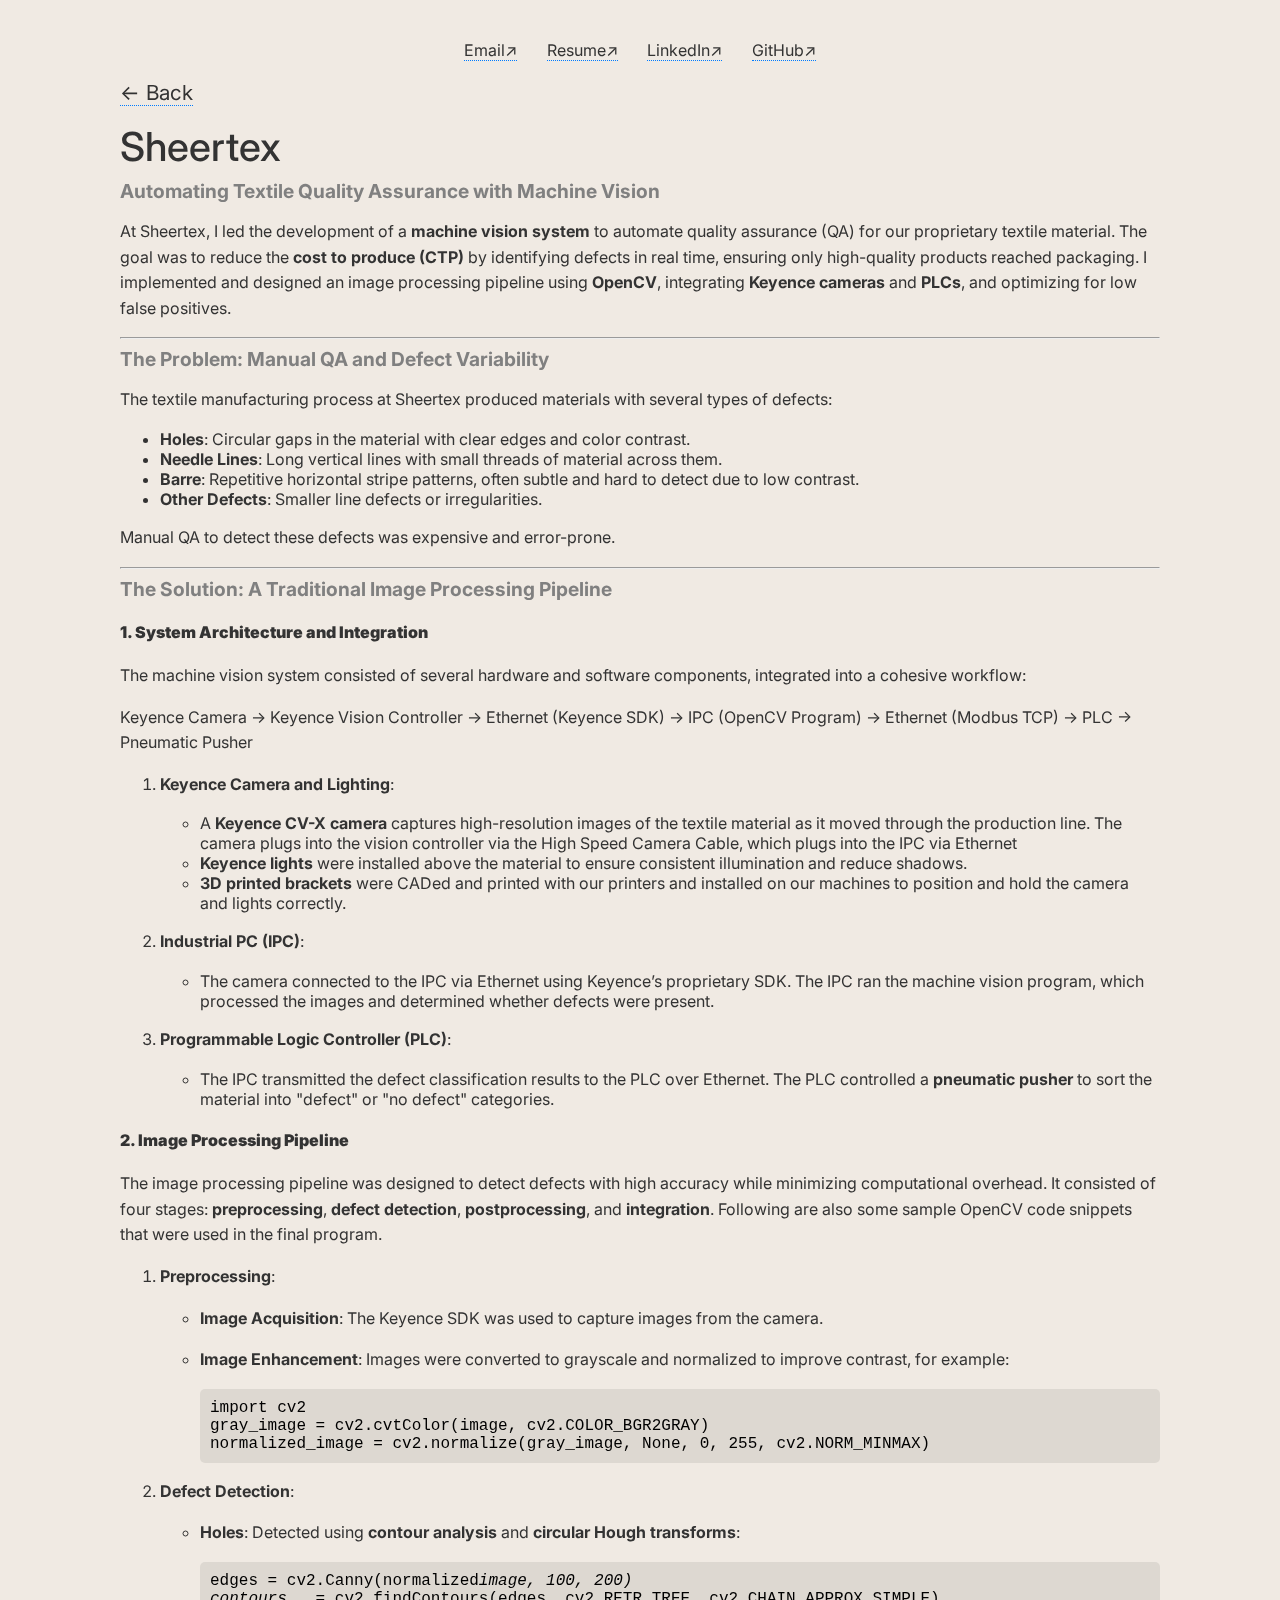
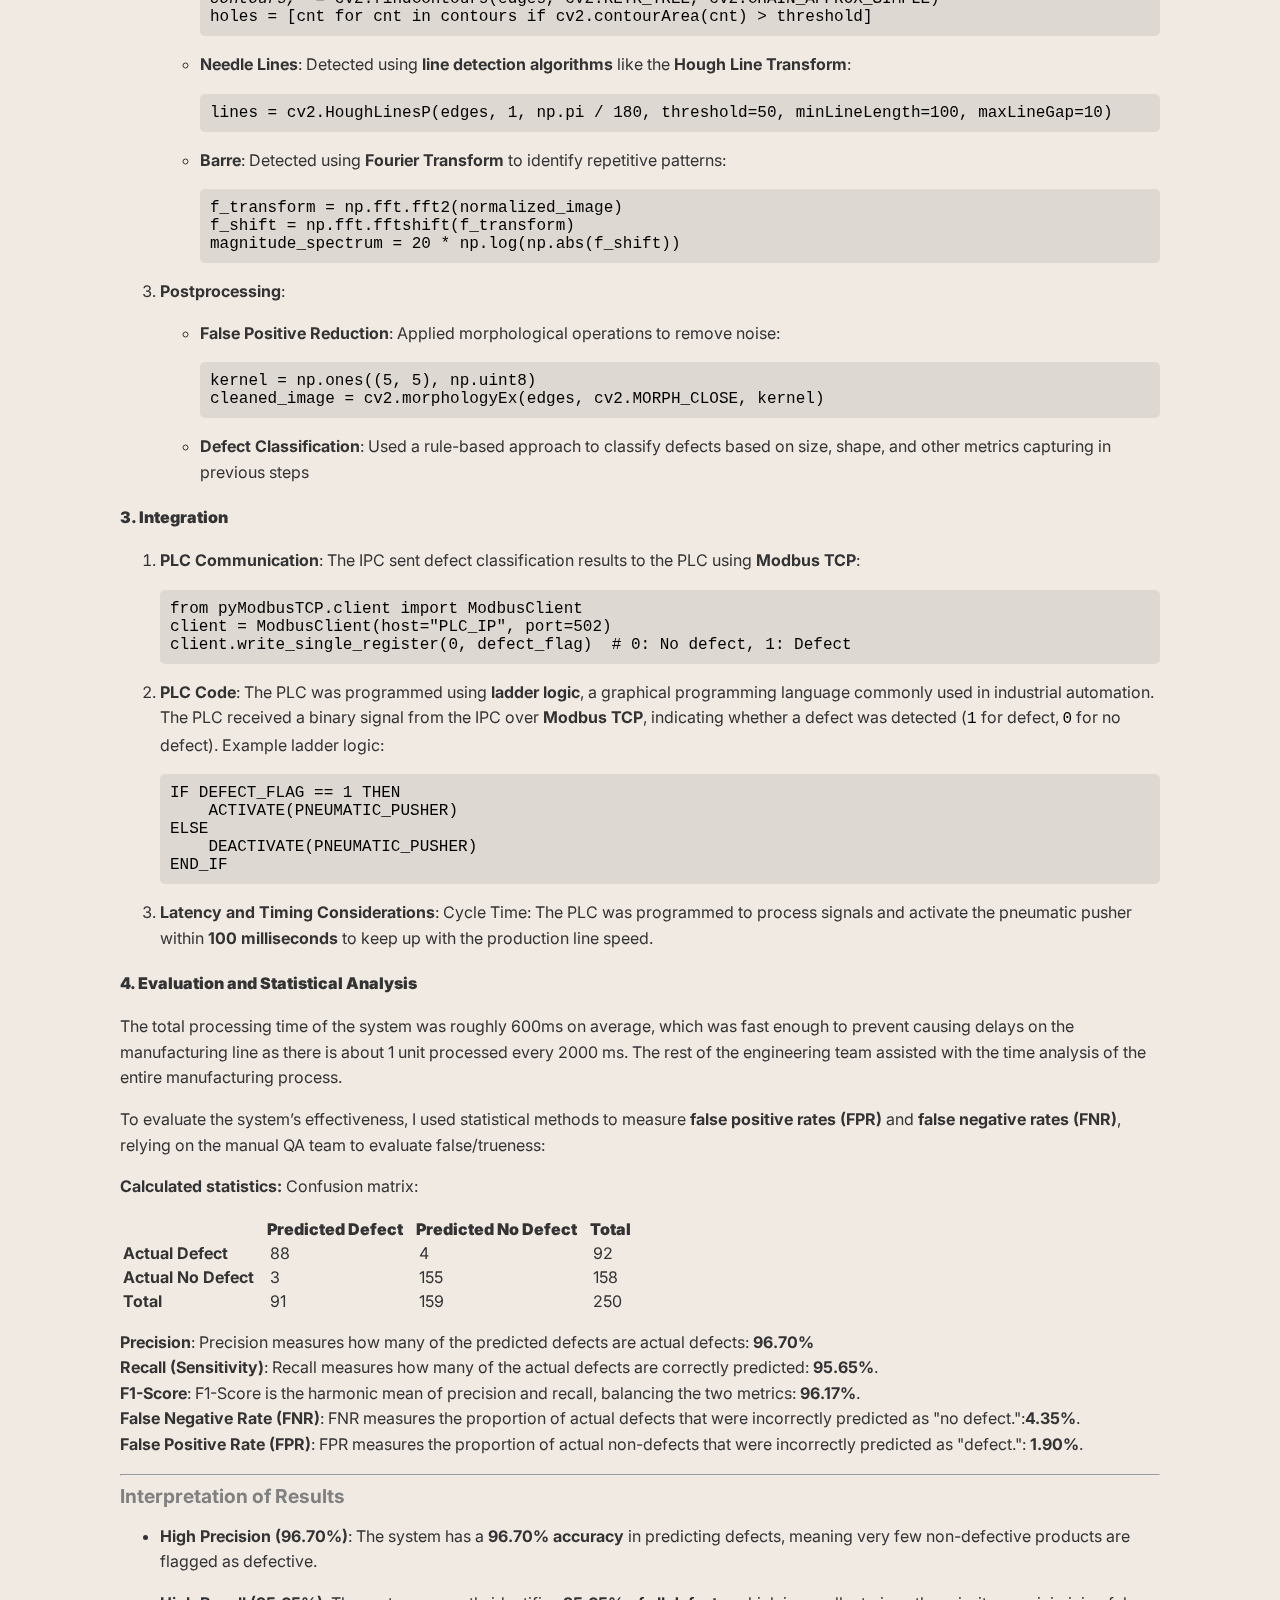
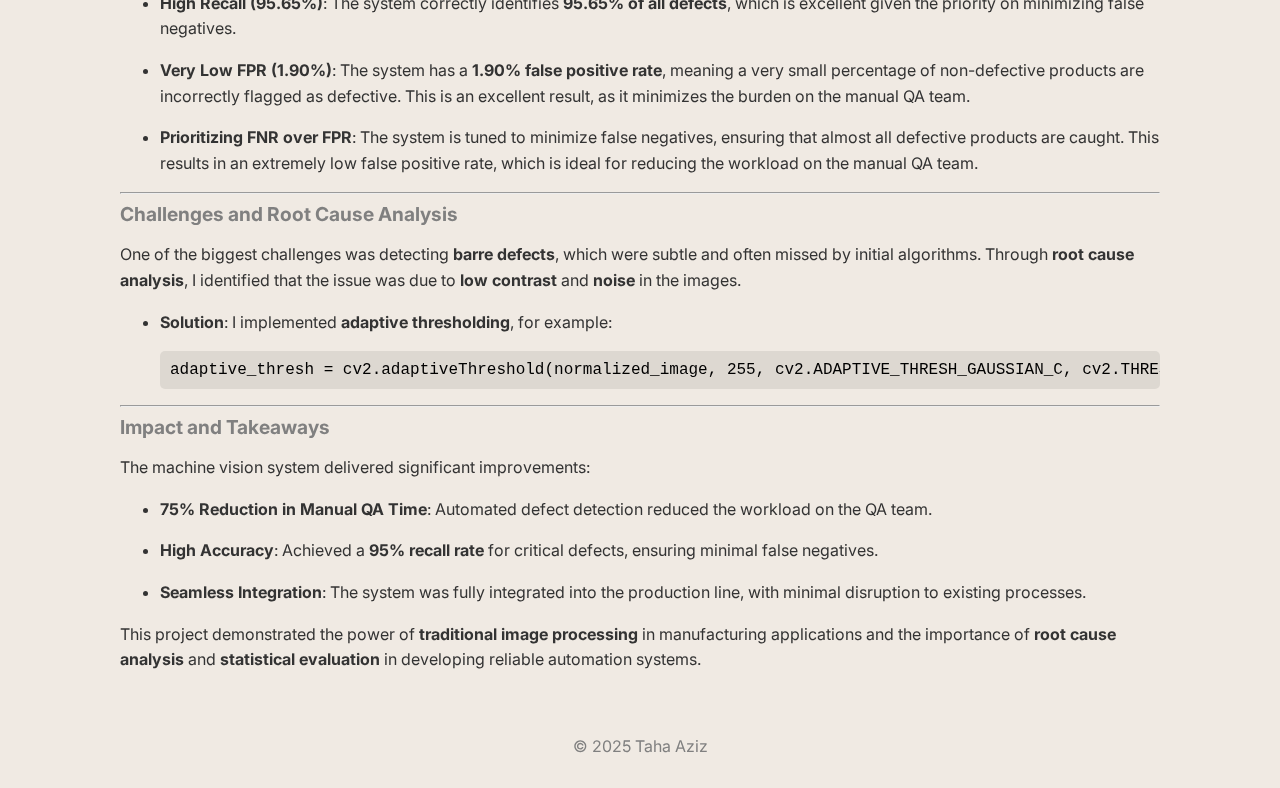
<file: srtx/index.html>
<head>
    <link href="https://fonts.googleapis.com/css2?family=Inter:wght@400;700&display=swap" rel="stylesheet">
    <link rel="stylesheet" href="/styles/main.css">
</head>
<body>
<div id="app">
<header>
    <nav>
        <a href="mailto:aziztaha082@gmail.com">Email↗</a>
        <a href="/resume/TahaAziz_resume.pdf" target="_blank">Resume↗</a>
        <a href="https://linkedin.com/in/t7aziz" target="_blank">LinkedIn↗</a>
        <a href="https://github.com/t7aziz" target="_blank">GitHub↗</a>
    </nav>
</header>
<section>
    <br>
    <a href="/" data-route>← Back</a>
    <br><h1>Sheertex</h1>
    <h3 id="-automating-textile-quality-assurance-with-machine-vision"><strong>Automating Textile Quality Assurance with Machine Vision</strong></h3>
<p>At Sheertex, I led the development of a <strong>machine vision system</strong> to automate quality assurance (QA) for our proprietary textile material. The goal was to reduce the <strong>cost to produce (CTP)</strong> by identifying defects in real time, ensuring only high-quality products reached packaging. I implemented and designed an image processing pipeline using <strong>OpenCV</strong>, integrating <strong>Keyence cameras</strong> and <strong>PLCs</strong>, and optimizing for low false positives. </p>
<hr>
<h3 id="-the-problem-manual-qa-and-defect-variability-"><strong>The Problem: Manual QA and Defect Variability</strong></h3>
<p>The textile manufacturing process at Sheertex produced materials with several types of defects:</p>
<ul>
<li><strong>Holes</strong>: Circular gaps in the material with clear edges and color contrast.</li>
<li><strong>Needle Lines</strong>: Long vertical lines with small threads of material across them.</li>
<li><strong>Barre</strong>: Repetitive horizontal stripe patterns, often subtle and hard to detect due to low contrast.</li>
<li><strong>Other Defects</strong>: Smaller line defects or irregularities.</li>
</ul>
<p>Manual QA to detect these defects was expensive and error-prone. </p>
<hr>
<h3 id="-the-solution-a-traditional-image-processing-pipeline-"><strong>The Solution: A Traditional Image Processing Pipeline</strong></h3>
<h4 id="-1-system-architecture-and-integration-"><strong>1. System Architecture and Integration</strong></h4>
<p>The machine vision system consisted of several hardware and software components, integrated into a cohesive workflow:</p>
<p>Keyence Camera → Keyence Vision Controller → Ethernet (Keyence SDK) → IPC (OpenCV Program) → Ethernet (Modbus TCP) → PLC → Pneumatic Pusher</p>
<ol>
<li><p><strong>Keyence Camera and Lighting</strong>:</p>
<ul>
<li>A <strong>Keyence CV-X camera</strong> captures high-resolution images of the textile material as it moved through the production line. The camera plugs into the vision controller via the High Speed Camera Cable, which plugs into the IPC via Ethernet</li>
<li><strong>Keyence lights</strong> were installed above the material to ensure consistent illumination and reduce shadows.</li>
<li><strong>3D printed brackets</strong> were CADed and printed with our printers and installed on our machines to position and hold the camera and lights correctly.</li>
</ul>
</li>
<li><p><strong>Industrial PC (IPC)</strong>:</p>
<ul>
<li>The camera connected to the IPC via Ethernet using Keyence’s proprietary SDK. The IPC ran the machine vision program, which processed the images and determined whether defects were present.</li>
</ul>
</li>
<li><p><strong>Programmable Logic Controller (PLC)</strong>:</p>
<ul>
<li>The IPC transmitted the defect classification results to the PLC over Ethernet. The PLC controlled a <strong>pneumatic pusher</strong> to sort the material into &quot;defect&quot; or &quot;no defect&quot; categories.
</li>
</ul>
</li>
</ol>
<h4 id="-2-image-processing-pipeline-"><strong>2. Image Processing Pipeline</strong></h4>
<p>The image processing pipeline was designed to detect defects with high accuracy while minimizing computational overhead. It consisted of four stages: <strong>preprocessing</strong>, <strong>defect detection</strong>, <strong>postprocessing</strong>, and <strong>integration</strong>. Following are also some sample OpenCV code snippets that were used in the final program.</p>
<ol>
<li><p><strong>Preprocessing</strong>:</p>
<ul>
<li><p><strong>Image Acquisition</strong>: The Keyence SDK was used to capture images from the camera.</p>
</li>
<li><p><strong>Image Enhancement</strong>: Images were converted to grayscale and normalized to improve contrast, for example:</p>
<pre><code>import cv2
gray_image = cv2.cvtColor(image, cv2.COLOR_BGR2GRAY)
normalized_image = cv2.normalize(gray_image, None, 0, 255, cv2.NORM_MINMAX)</code></pre>
</li>
</ul>
</li>
<li><p><strong>Defect Detection</strong>:</p>
<ul>
<li><p><strong>Holes</strong>: Detected using <strong>contour analysis</strong> and <strong>circular Hough transforms</strong>:</p>
<pre><code>edges = cv2.Canny(normalized<em>image, 100, 200)
contours, </em> = cv2.findContours(edges, cv2.RETR_TREE, cv2.CHAIN_APPROX_SIMPLE)
holes = [cnt for cnt in contours if cv2.contourArea(cnt) &gt; threshold]
</code></pre>
</li>
<li><p><strong>Needle Lines</strong>: Detected using <strong>line detection algorithms</strong> like the <strong>Hough Line Transform</strong>:</p>
<pre><code>lines = cv2.HoughLinesP(edges, 1, np.pi / 180, threshold=50, minLineLength=100, maxLineGap=10)</code></pre>
</li>
<li><p><strong>Barre</strong>: Detected using <strong>Fourier Transform</strong> to identify repetitive patterns:</p>
<pre><code>f_transform = np.fft.fft2(normalized_image)
f_shift = np.fft.fftshift(f_transform)
magnitude_spectrum = 20 * np.log(np.abs(f_shift))</code></pre>
</li>
</ul>
</li>
<li><p><strong>Postprocessing</strong>:</p>
<ul>
<li><p><strong>False Positive Reduction</strong>: Applied morphological operations to remove noise:</p>
<pre><code>kernel = np.ones((5, 5), np.uint8)
cleaned_image = cv2.morphologyEx(edges, cv2.MORPH_CLOSE, kernel)</code></pre>
</li>
<li><p><strong>Defect Classification</strong>: Used a rule-based approach to classify defects based on size, shape, and other metrics capturing in previous steps</p>
</li>
</ul>
</li>
</ol>
<h4 id="-3-integration-"><strong>3. Integration</strong></h4>
<ol>
<li><p><strong>PLC Communication</strong>: The IPC sent defect classification results to the PLC using <strong>Modbus TCP</strong>:</p>
<pre><code>from pyModbusTCP.client import ModbusClient
client = ModbusClient(host=&quot;PLC_IP&quot;, port=502)
client.write_single_register(0, defect_flag)  # 0: No defect, 1: Defect</code></pre>
</li>
<li><p><strong>PLC Code</strong>:
 The PLC was programmed using <strong>ladder logic</strong>, a graphical programming language commonly used in industrial automation. The PLC received a binary signal from the IPC over <strong>Modbus TCP</strong>, indicating whether a defect was detected (<code>1</code> for defect, <code>0</code> for no defect). Example ladder logic:
</p>
<pre><code>IF DEFECT_FLAG == 1 THEN
    ACTIVATE(<span class="hljs-name">PNEUMATIC_PUSHER</span>)
ELSE
    DEACTIVATE(<span class="hljs-name">PNEUMATIC_PUSHER</span>)
END_IF
</code></pre>
<li><p><strong>Latency and Timing Considerations</strong>:
Cycle Time: The PLC was programmed to process signals and activate the pneumatic pusher within <strong>100 milliseconds</strong> to keep up with the production line speed.</p>
</li>
</ul>
</li>
</ol>
<h4 id="-4-evaluation-and-statistical-analysis-"><strong>4. Evaluation and Statistical Analysis</strong></h4>
<p>The total processing time of the system was roughly 600ms on average, which was fast enough to prevent causing delays on the manufacturing line as there is about 1 unit processed every 2000 ms. The rest of the engineering team assisted with the time analysis of the entire manufacturing process. </p>
<p>To evaluate the system’s effectiveness, I used statistical methods to measure <strong>false positive rates (FPR)</strong> and <strong>false negative rates (FNR)</strong>, relying on the manual QA team to evaluate false/trueness:</p>
<p><strong>Calculated statistics:</strong> 
Confusion matrix:</p>
<table>
<thead>
<tr>
<th></th>
<th><strong>&nbsp;&nbsp;&nbsp;Predicted Defect</strong></th>
<th><strong>&nbsp;&nbsp;&nbsp;Predicted No Defect</strong></th>
<th><strong>&nbsp;&nbsp;&nbsp;Total</strong></th>
</tr>
</thead>
<tbody>
<tr>
<td><strong>Actual Defect</strong></td>
<td>&nbsp;&nbsp;&nbsp;88</td>
<td>&nbsp;&nbsp;&nbsp;4</td>
<td>&nbsp;&nbsp;&nbsp;92</td>
</tr>
<tr>
<td><strong>Actual No Defect</strong></td>
<td>&nbsp;&nbsp;&nbsp;3</td>
<td>&nbsp;&nbsp;&nbsp;155</td>
<td>&nbsp;&nbsp;&nbsp;158</td>
</tr>
<tr>
<td><strong>Total</strong></td>
<td>&nbsp;&nbsp;&nbsp;91</td>
<td>&nbsp;&nbsp;&nbsp;159</td>
<td>&nbsp;&nbsp;&nbsp;250</td>
</tr>
</tbody>
</table>
<p><strong>Precision</strong>:
Precision measures how many of the predicted defects are actual defects: <strong>96.70%</strong>
<br><strong>Recall (Sensitivity)</strong>:
Recall measures how many of the actual defects are correctly predicted: <strong>95.65%</strong>.
<br><strong>F1-Score</strong>:
F1-Score is the harmonic mean of precision and recall, balancing the two metrics: <strong>96.17%</strong>.
<br><strong>False Negative Rate (FNR)</strong>:
FNR measures the proportion of actual defects that were incorrectly predicted as &quot;no defect.&quot;:<strong>4.35%</strong>.
<br><strong>False Positive Rate (FPR)</strong>:
FPR measures the proportion of actual non-defects that were incorrectly predicted as &quot;defect.&quot;: <strong>1.90%</strong>.</p>
<hr>
<h3 id="-interpretation-of-results-"><strong>Interpretation of Results</strong></h3>
<ul>
<li><p><strong>High Precision (96.70%)</strong>: The system has a <strong>96.70% accuracy</strong> in predicting defects, meaning very few non-defective products are flagged as defective.</p>
</li>
<li><p><strong>High Recall (95.65%)</strong>: The system correctly identifies <strong>95.65% of all defects</strong>, which is excellent given the priority on minimizing false negatives.</p>
</li>
<li><p><strong>Very Low FPR (1.90%)</strong>: The system has a <strong>1.90% false positive rate</strong>, meaning a very small percentage of non-defective products are incorrectly flagged as defective. This is an excellent result, as it minimizes the burden on the manual QA team.</p>
</li>
<li><p><strong>Prioritizing FNR over FPR</strong>: The system is tuned to minimize false negatives, ensuring that almost all defective products are caught. This results in an extremely low false positive rate, which is ideal for reducing the workload on the manual QA team.</p>
</li>
</ul>
<hr>
<h3 id="-challenges-and-root-cause-analysis-"><strong>Challenges and Root Cause Analysis</strong></h3>
<p>One of the biggest challenges was detecting <strong>barre defects</strong>, which were subtle and often missed by initial algorithms. Through <strong>root cause analysis</strong>, I identified that the issue was due to <strong>low contrast</strong> and <strong>noise</strong> in the images.</p>
<ul>
<li><p><strong>Solution</strong>: I implemented <strong>adaptive thresholding</strong>, for example:</p>
<pre><code>adaptive_thresh = cv2.adaptiveThreshold(normalized_image, 255, cv2.ADAPTIVE_THRESH_GAUSSIAN_C, cv2.THRESH_BINARY, 11, 2)
</code></pre>
</li>
</ul>
<hr>
<h3 id="-impact-and-takeaways-"><strong>Impact and Takeaways</strong></h3>
<p>The machine vision system delivered significant improvements:</p>
<ul>
<li><p><strong>75% Reduction in Manual QA Time</strong>: Automated defect detection reduced the workload on the QA team.</p>
</li>
<li><p><strong>High Accuracy</strong>: Achieved a <strong>95% recall rate</strong> for critical defects, ensuring minimal false negatives.</p>
</li>
<li><p><strong>Seamless Integration</strong>: The system was fully integrated into the production line, with minimal disruption to existing processes.</p>
</li>
</ul>
<p>This project demonstrated the power of <strong>traditional image processing</strong> in manufacturing applications and the importance of <strong>root cause analysis</strong> and <strong>statistical evaluation</strong> in developing reliable automation systems.</p>

</section>
<footer>
    <p>&copy; 2025 Taha Aziz</p>
</footer>
</div>
</body>
</file>
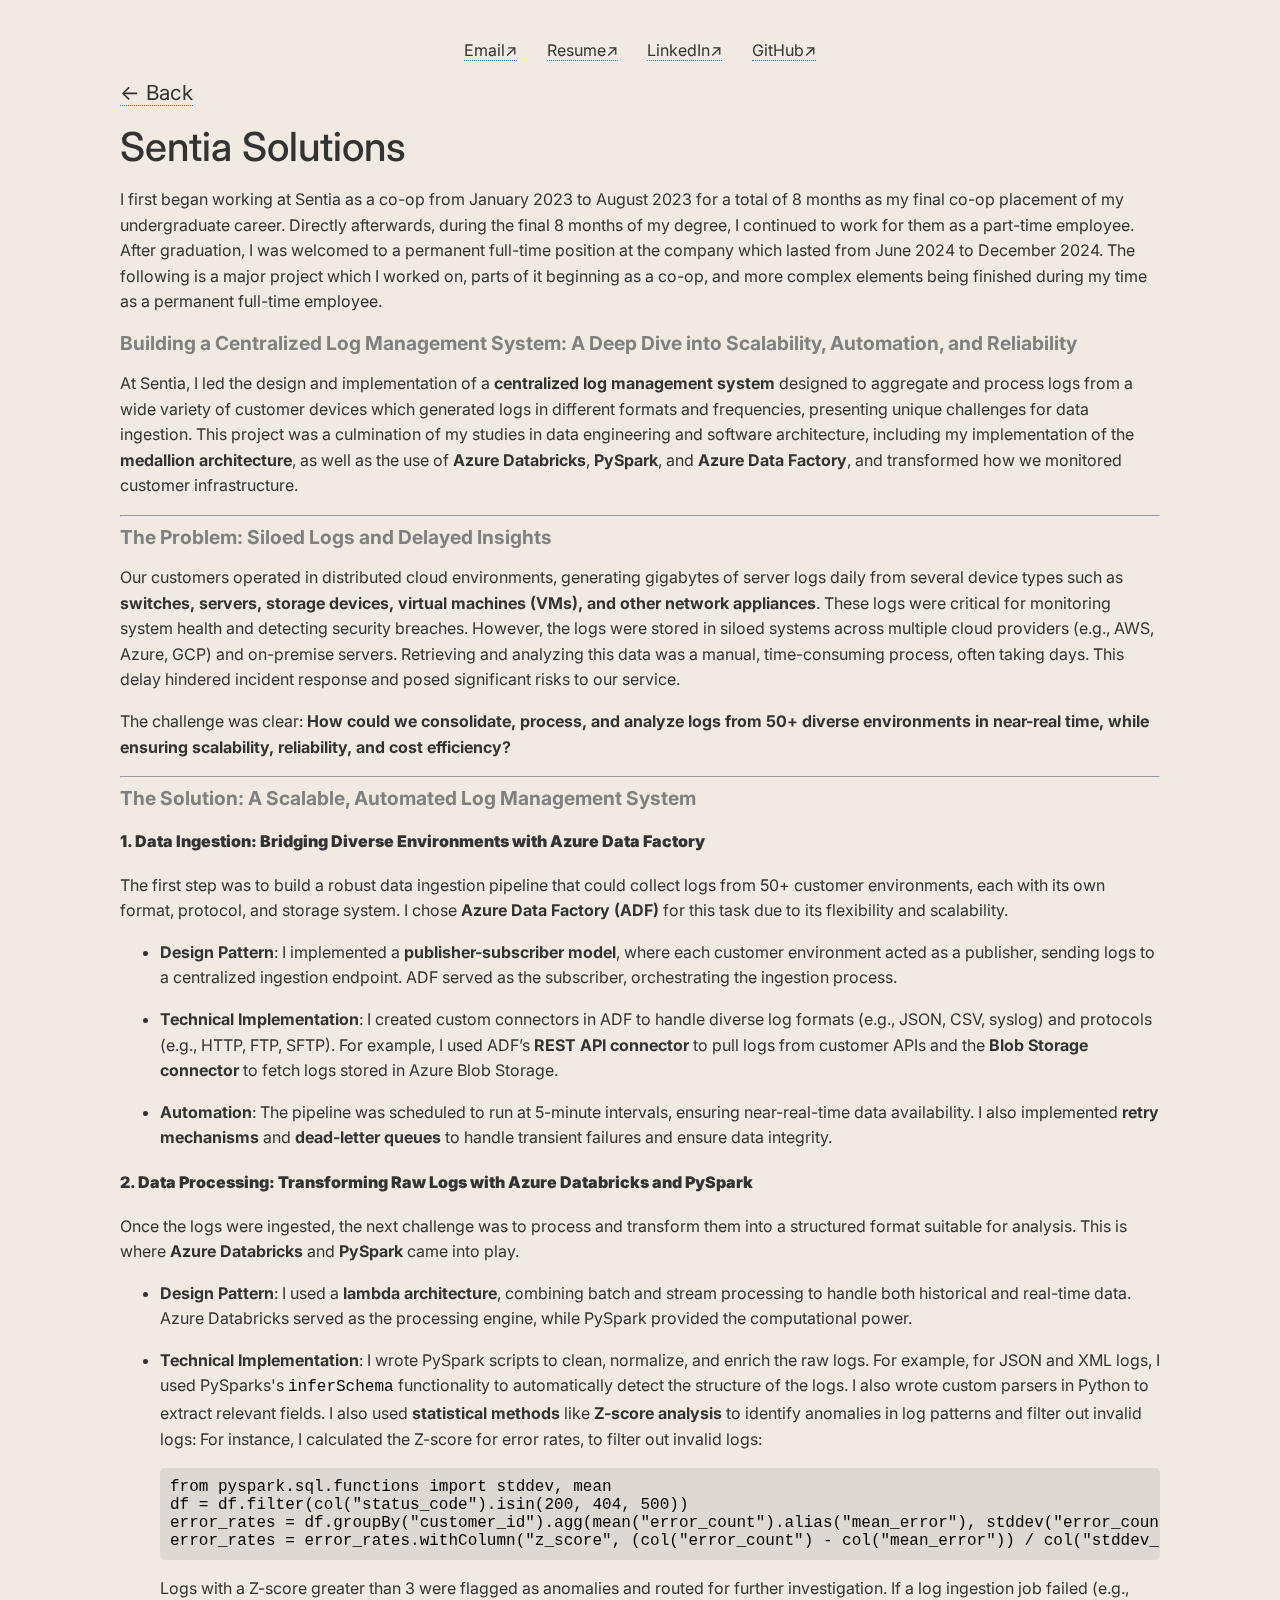
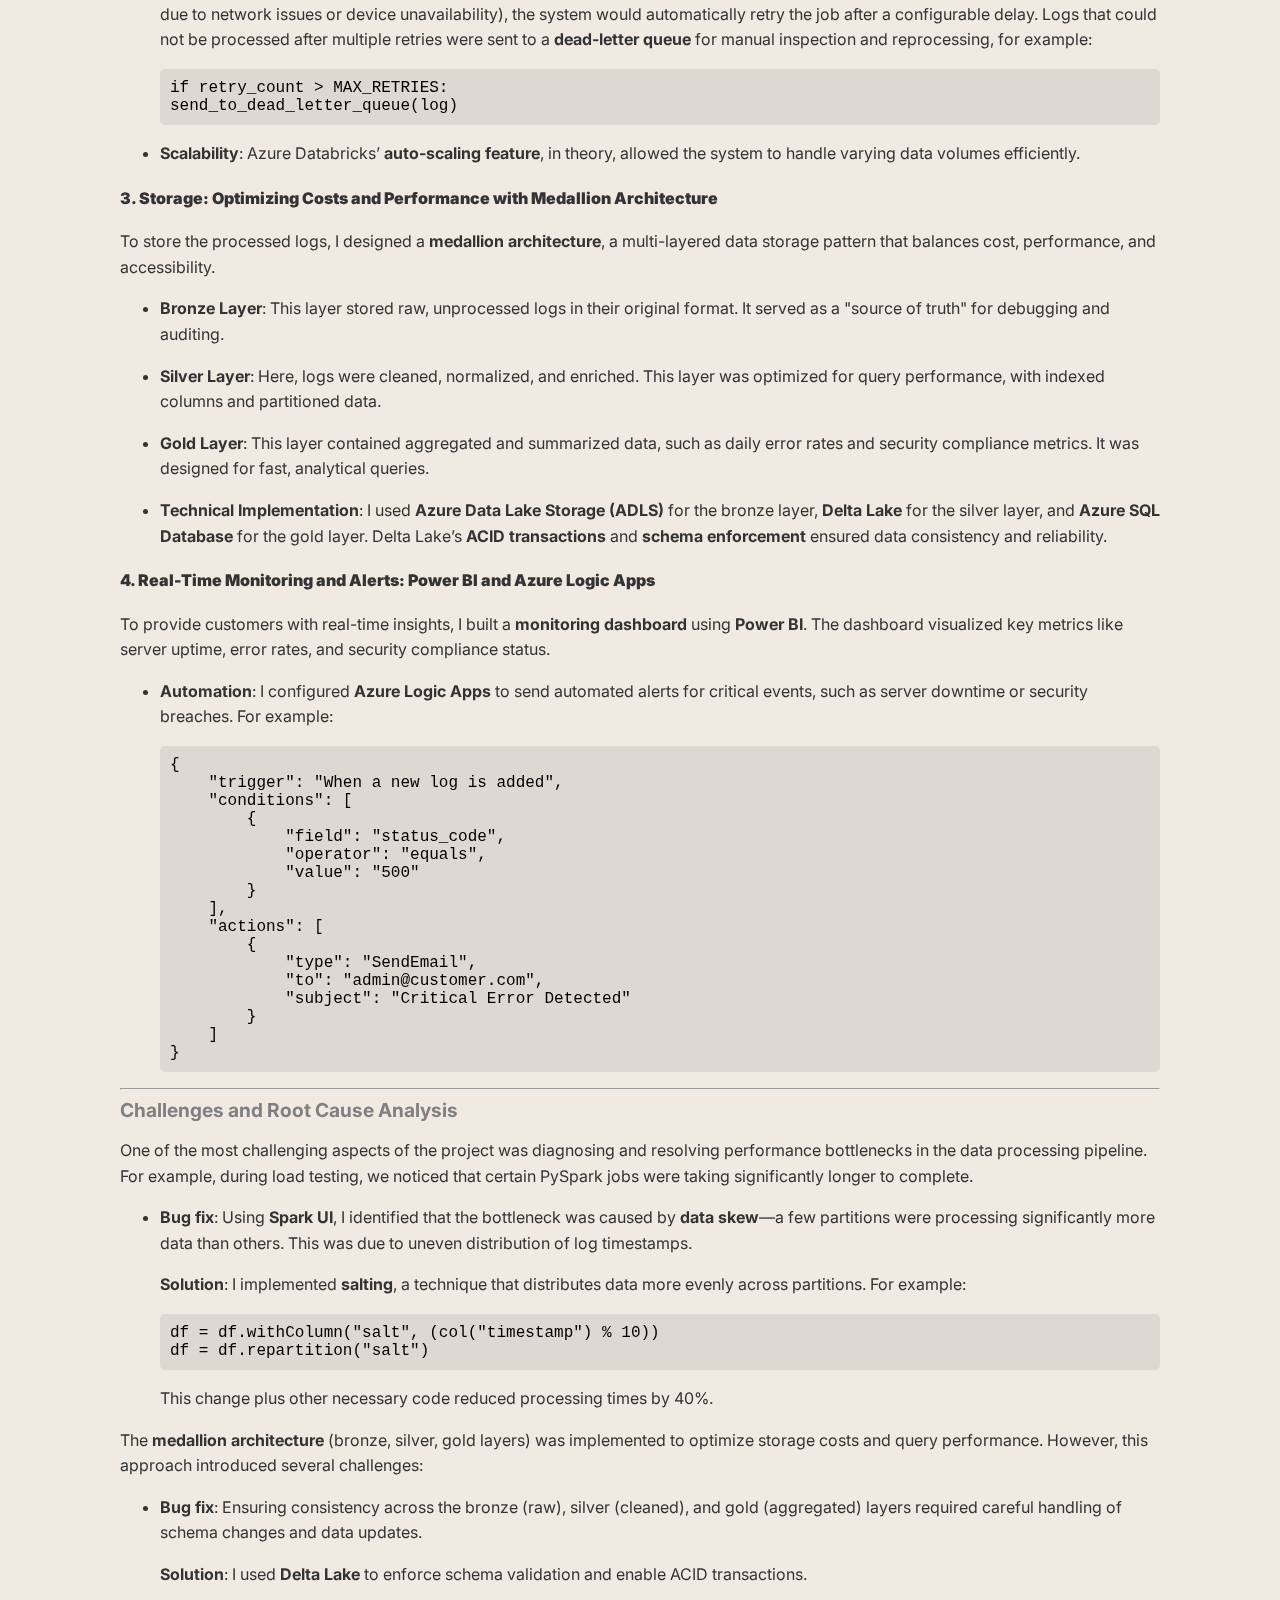
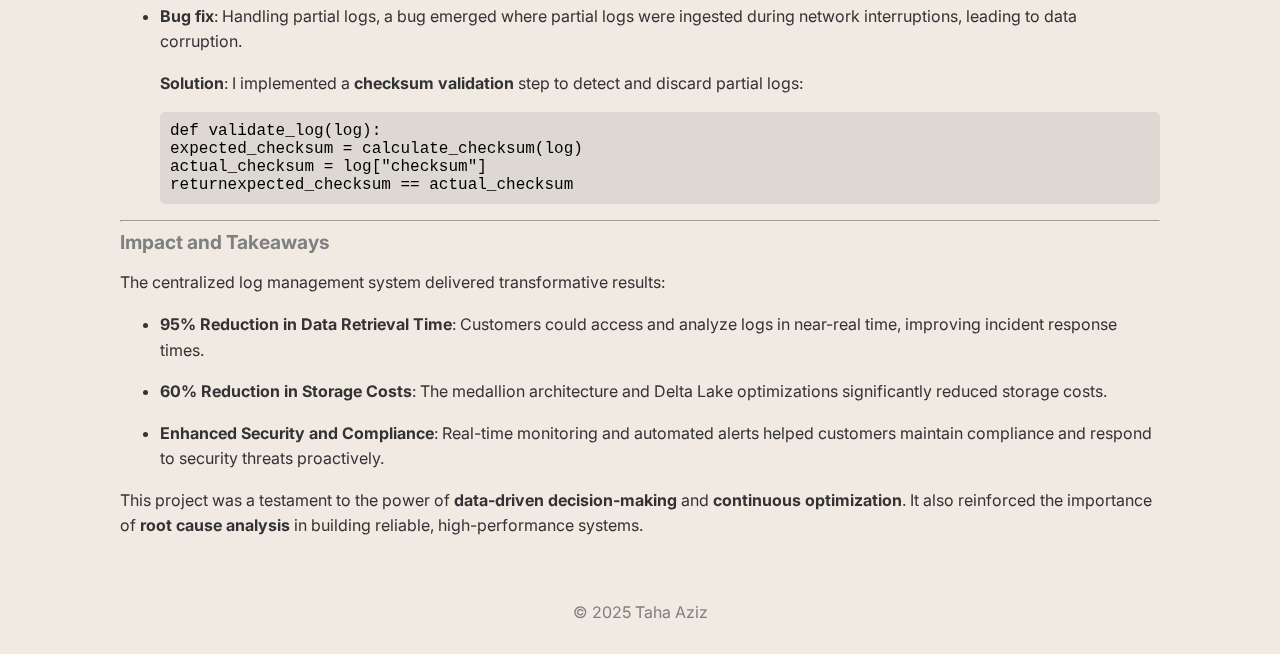
<file: work/index.html>
<head>
    <link href="https://fonts.googleapis.com/css2?family=Inter:wght@400;700&display=swap" rel="stylesheet">
    <link rel="stylesheet" href="/styles/main.css">
</head>
<body>
<div id="app">
<header>
    <nav>
        <a href="mailto:aziztaha082@gmail.com">Email↗</a>
        <a href="/resume/TahaAziz_resume.pdf" target="_blank">Resume↗</a>
        <a href="https://linkedin.com/in/t7aziz" target="_blank">LinkedIn↗</a>
        <a href="https://github.com/t7aziz" target="_blank">GitHub↗</a>
    </nav>
</header>
<section>
    <br>
    <a href="/" data-route>← Back</a>
    <br><h1>Sentia Solutions</h1>
    <p>I first began working at Sentia as a co-op from January 2023 to August 2023 for a total of 8 months as my final co-op placement of my undergraduate career. Directly afterwards, during the final 8 months of my degree, I continued to work for them as a part-time employee. After graduation, I was welcomed to a permanent full-time position at the company which lasted from June 2024 to December 2024. The following is a major project which I worked on, parts of it beginning as a co-op, and more complex elements being finished during my time as a permanent full-time employee.</p>
    <h3 id="-building-a-centralized-log-management-system-a-deep-dive-into-scalability-automation-and-reliability-"><strong>Building a Centralized Log Management System: A Deep Dive into Scalability, Automation, and Reliability</strong></h3>
<p>At Sentia, I led the design and implementation of a <strong>centralized log management system</strong> designed to aggregate and process logs from a wide variety of customer devices which generated logs in different formats and frequencies, presenting unique challenges for data ingestion. This project was a culmination of my studies in data engineering and software architecture, including my implementation of the <strong>medallion architecture</strong>, as well as the use of <strong>Azure Databricks</strong>, <strong>PySpark</strong>, and <strong>Azure Data Factory</strong>, and transformed how we monitored customer infrastructure.</p>
<hr>
<h3 id="-the-problem-siloed-logs-and-delayed-insights-"><strong>The Problem: Siloed Logs and Delayed Insights</strong></h3>
<p>Our customers operated in distributed cloud environments, generating gigabytes of server logs daily from several device types such as <strong>switches, servers, storage devices, virtual machines (VMs), and other network appliances</strong>. These logs were critical for monitoring system health and detecting security breaches. However, the logs were stored in siloed systems across multiple cloud providers (e.g., AWS, Azure, GCP) and on-premise servers. Retrieving and analyzing this data was a manual, time-consuming process, often taking days. This delay hindered incident response and posed significant risks to our service.</p>
<p>The challenge was clear: <strong>How could we consolidate, process, and analyze logs from 50+ diverse environments in near-real time, while ensuring scalability, reliability, and cost efficiency?</strong></p>
<hr>
<h3 id="-the-solution-a-scalable-automated-log-management-system-"><strong>The Solution: A Scalable, Automated Log Management System</strong></h3>
<h4 id="-1-data-ingestion-bridging-diverse-environments-with-azure-data-factory-"><strong>1. Data Ingestion: Bridging Diverse Environments with Azure Data Factory</strong></h4>
<p>The first step was to build a robust data ingestion pipeline that could collect logs from 50+ customer environments, each with its own format, protocol, and storage system. I chose <strong>Azure Data Factory (ADF)</strong> for this task due to its flexibility and scalability.</p>
<ul>
<li><p><strong>Design Pattern</strong>: I implemented a <strong>publisher-subscriber model</strong>, where each customer environment acted as a publisher, sending logs to a centralized ingestion endpoint. ADF served as the subscriber, orchestrating the ingestion process.</p>
</li>
<li><p><strong>Technical Implementation</strong>: I created custom connectors in ADF to handle diverse log formats (e.g., JSON, CSV, syslog) and protocols (e.g., HTTP, FTP, SFTP). For example, I used ADF’s <strong>REST API connector</strong> to pull logs from customer APIs and the <strong>Blob Storage connector</strong> to fetch logs stored in Azure Blob Storage.</p>
</li>
<li><p><strong>Automation</strong>: The pipeline was scheduled to run at 5-minute intervals, ensuring near-real-time data availability. I also implemented <strong>retry mechanisms</strong> and <strong>dead-letter queues</strong> to handle transient failures and ensure data integrity.</p>
</li>
</ul>
<h4 id="-2-data-processing-transforming-raw-logs-with-azure-databricks-and-pyspark-"><strong>2. Data Processing: Transforming Raw Logs with Azure Databricks and PySpark</strong></h4>
<p>Once the logs were ingested, the next challenge was to process and transform them into a structured format suitable for analysis. This is where <strong>Azure Databricks</strong> and <strong>PySpark</strong> came into play.</p>
<ul>
<li><p><strong>Design Pattern</strong>: I used a <strong>lambda architecture</strong>, combining batch and stream processing to handle both historical and real-time data. Azure Databricks served as the processing engine, while PySpark provided the computational power.</p>
</li>
<li><p><strong>Technical Implementation</strong>: I wrote PySpark scripts to clean, normalize, and enrich the raw logs. For example, for JSON and XML logs, I used PySparks&#39;s <code>inferSchema</code> functionality to automatically detect the structure of the logs. I also wrote custom parsers in Python to extract relevant fields. I also used <strong>statistical methods</strong> like <strong>Z-score analysis</strong> to identify anomalies in log patterns and filter out invalid logs: For instance, I calculated the Z-score for error rates, to filter out invalid logs:</p>
<pre><code>from pyspark.sql.functions import stddev, mean
df = df.filter(col(&quot;status_code&quot;).isin(200, 404, 500))
error_rates = df.groupBy(&quot;customer_id&quot;).agg(mean(&quot;error_count&quot;).alias(&quot;mean_error&quot;), stddev(&quot;error_count&quot;).alias(&quot;stddev_error&quot;))
error_rates = error_rates.withColumn(&quot;z_score&quot;, (col(&quot;error_count&quot;) - col(&quot;mean_error&quot;)) / col(&quot;stddev_error&quot;))
</code></pre>
<p>Logs with a Z-score greater than 3 were flagged as anomalies and routed for further investigation. If a log ingestion job failed (e.g., due to network issues or device unavailability), the system would automatically retry the job after a configurable delay. Logs that could not be processed after multiple retries were sent to a <strong>dead-letter queue</strong> for manual inspection and reprocessing, for example:

<pre><code>if retry_count &gt; MAX_RETRIES:
send_to_dead_letter_queue(<span class="hljs-name">log</span>)
</code></pre>
</li>
<li><p><strong>Scalability</strong>: Azure Databricks’ <strong>auto-scaling feature</strong>, in theory, allowed the system to handle varying data volumes efficiently.</p></li>
</ul>
<h4 id="-3-storage-optimizing-costs-and-performance-with-medallion-architecture-"><strong>3. Storage: Optimizing Costs and Performance with Medallion Architecture</strong></h4>


<p>To store the processed logs, I designed a <strong>medallion architecture</strong>, a multi-layered data storage pattern that balances cost, performance, and accessibility.</p>
<ul>
<li><p><strong>Bronze Layer</strong>: This layer stored raw, unprocessed logs in their original format. It served as a &quot;source of truth&quot; for debugging and auditing.</p>
</li>
<li><p><strong>Silver Layer</strong>: Here, logs were cleaned, normalized, and enriched. This layer was optimized for query performance, with indexed columns and partitioned data.</p>
</li>
<li><p><strong>Gold Layer</strong>: This layer contained aggregated and summarized data, such as daily error rates and security compliance metrics. It was designed for fast, analytical queries.</p>
</li>
<li><p><strong>Technical Implementation</strong>: I used <strong>Azure Data Lake Storage (ADLS)</strong> for the bronze layer, <strong>Delta Lake</strong> for the silver layer, and <strong>Azure SQL Database</strong> for the gold layer. Delta Lake’s <strong>ACID transactions</strong> and <strong>schema enforcement</strong> ensured data consistency and reliability.</p>
</li>
</ul>
<h4 id="-4-real-time-monitoring-and-alerts-power-bi-and-azure-logic-apps-"><strong>4. Real-Time Monitoring and Alerts: Power BI and Azure Logic Apps</strong></h4>
<p>To provide customers with real-time insights, I built a <strong>monitoring dashboard</strong> using <strong>Power BI</strong>. The dashboard visualized key metrics like server uptime, error rates, and security compliance status.</p>
<ul>
<li><p><strong>Automation</strong>: I configured <strong>Azure Logic Apps</strong> to send automated alerts for critical events, such as server downtime or security breaches. For example:
</p>
<pre><code>{
    <span class="hljs-string">"trigger"</span>: <span class="hljs-string">"When a new log is added"</span>,
    <span class="hljs-string">"conditions"</span>: [
        {
            <span class="hljs-string">"field"</span>: <span class="hljs-string">"status_code"</span>,
            <span class="hljs-string">"operator"</span>: <span class="hljs-string">"equals"</span>,
            <span class="hljs-string">"value"</span>: <span class="hljs-string">"500"</span>
        }
    ],
    <span class="hljs-string">"actions"</span>: [
        {
            <span class="hljs-string">"type"</span>: <span class="hljs-string">"SendEmail"</span>,
            <span class="hljs-string">"to"</span>: <span class="hljs-string">"admin@customer.com"</span>,
            <span class="hljs-string">"subject"</span>: <span class="hljs-string">"Critical Error Detected"</span>
        }
    ]
}
</code></pre>
</li>
</ul>
<hr>
<h3 id="-challenges-and-root-cause-analysis-"><strong>Challenges and Root Cause Analysis</strong></h3>
<p>One of the most challenging aspects of the project was diagnosing and resolving performance bottlenecks in the data processing pipeline. For example, during load testing, we noticed that certain PySpark jobs were taking significantly longer to complete.</p>
<ul>
<li><p><strong>Bug fix</strong>: Using <strong>Spark UI</strong>, I identified that the bottleneck was caused by <strong>data skew</strong>—a few partitions were processing significantly more data than others. This was due to uneven distribution of log timestamps.</p>
</li>
<p><strong>Solution</strong>: I implemented <strong>salting</strong>, a technique that distributes data more evenly across partitions. For example:
</p>
<pre><code>df = df.withColumn(&quot;salt&quot;, (col(&quot;timestamp&quot;) % 10))
df = df.repartition(&quot;salt&quot;)
</code></pre>
<p>  This change plus other necessary code reduced processing times by 40%.</p>
</ul>
<p>The <strong>medallion architecture</strong> (bronze, silver, gold layers) was implemented to optimize storage costs and query performance. However, this approach introduced several challenges:</p>
<ul>
<li><p><strong>Bug fix</strong>: Ensuring consistency across the bronze (raw), silver (cleaned), and gold (aggregated) layers required careful handling of schema changes and data updates.</p>
<p><strong>Solution</strong>: I used <strong>Delta Lake</strong> to enforce schema validation and enable ACID transactions.
</li>
</ul>
</li>
<ul><li><p><strong>Bug fix</strong>: Handling partial logs, a bug emerged where partial logs were ingested during network interruptions, leading to data corruption.</p>
</li>
<p><strong>Solution</strong>: I implemented a <strong>checksum validation</strong> step to detect and discard partial logs:</p>
<pre><code>def validate_log(log):
expected_checksum = calculate_checksum(<span class="hljs-built_in">log</span>)
actual_checksum = <span class="hljs-built_in">log</span>[<span class="hljs-string">"checksum"</span>]
<span class="hljs-built_in">return</span>expected_checksum == actual_checksum
</code></pre>
</ul>
<hr>
<h3 id="-impact-and-takeaways-"><strong>Impact and Takeaways</strong></h3>
<p>The centralized log management system delivered transformative results:</p>
<ul>
<li><p><strong>95% Reduction in Data Retrieval Time</strong>: Customers could access and analyze logs in near-real time, improving incident response times.</p>
</li>
<li><p><strong>60% Reduction in Storage Costs</strong>: The medallion architecture and Delta Lake optimizations significantly reduced storage costs.</p>
</li>
<li><p><strong>Enhanced Security and Compliance</strong>: Real-time monitoring and automated alerts helped customers maintain compliance and respond to security threats proactively.</p>
</li>
</ul>
<p>This project was a testament to the power of <strong>data-driven decision-making</strong> and <strong>continuous optimization</strong>. It also reinforced the importance of <strong>root cause analysis</strong> in building reliable, high-performance systems.</p>

</section>
<footer>
    <p>&copy; 2025 Taha Aziz</p>
</footer>
</div>
</body>
</file>
<file: styles/main.css>
/* Add to top of main.css */
*,
*::before,
*::after {
  box-sizing: border-box;
}

body {
  font-family: 'Inter', sans-serif;
  background-color: #f0eae3;
  color: #333;
  margin: 0;
  padding: 0;
  min-height: 100vh;
  display: flex;
  flex-direction: column;
  padding-left: 1rem;
  padding-right: 1rem;
}

#app {
  width: 100%;
  max-width: 65rem; /* Fixed maximum width */
  margin: 0 auto;
  padding: 0rem;
  flex: 1;
}

/* Consistent header spacing */
header {
  padding: 2.5rem 0 0rem 0; /* Consistent top padding */
  text-align: center;
  font-size: 1rem;
  color: #808080;
  width: 100%;
}

/*border bottom color used to be #333*/
header nav a {
  margin: 0 1vw;
  text-decoration: none;
  color: #333;
  border-bottom: 1px dotted #007BFF;
}

/* Update section styling */
section {
  margin-bottom: 2rem;
  width: 100%;
  overflow-wrap: break-word;
}

/* Ensure images stay constrained */
img {
  max-width: 100%;
  height: auto;
  display: block;
  margin: 1rem 0;
}

h1, h2, h3 {
  font-weight: 500;
  margin-bottom: 0.5rem;
}

h1 {
  font-size: 2.5rem;
  margin-block: 1rem 0.5rem;
}

h2 {
  font-size: 1.3rem; /* Slightly smaller than paragraph in "about" section */
  margin-block: 1rem 0.5rem;
  display: inline; /* Ensure h3 is on the same line */
}

h3 {
  font-size: 1.2rem;
  color: #808080;
  margin-block: 1rem 0.5rem;
  display: inline; /* Ensure h3 is on the same line */
}

h5 {
  font-size: 0.9rem;
  color: #808080;
  display: inline; /* Ensure h3 is on the same line */
}

p {
  font-family: 'Inter', sans-serif;
  font-size: 1rem;
  line-height: 1.6;
}

footer {
  text-align: center;
  padding: 1vw;
  font-size: 1rem;
  color: #808080;
}

/* Back button styles */
a[data-route] {
  display: inline-block;
  color: inherit;
  text-decoration: none;
  font-size: 1.3rem;
  border-bottom: 1px dotted #007BFF;
}

a[data-route]:hover {
  border-bottom: 1px solid #007BFF;
}

a:hover {
  border-bottom: 1px solid #007BFF;
}

/* Image styles */
img {
  max-width: 100%;
  height: auto;
  display: block;
  margin: 1rem 0;
}

pre {
  background-color: #ddd8d1;
  padding: 10px;
  border-radius: 5px;
  overflow-x: auto;
}
code {
  font-family: Consolas, "Courier New", monospace;
  color: #000000;
}
</file>
